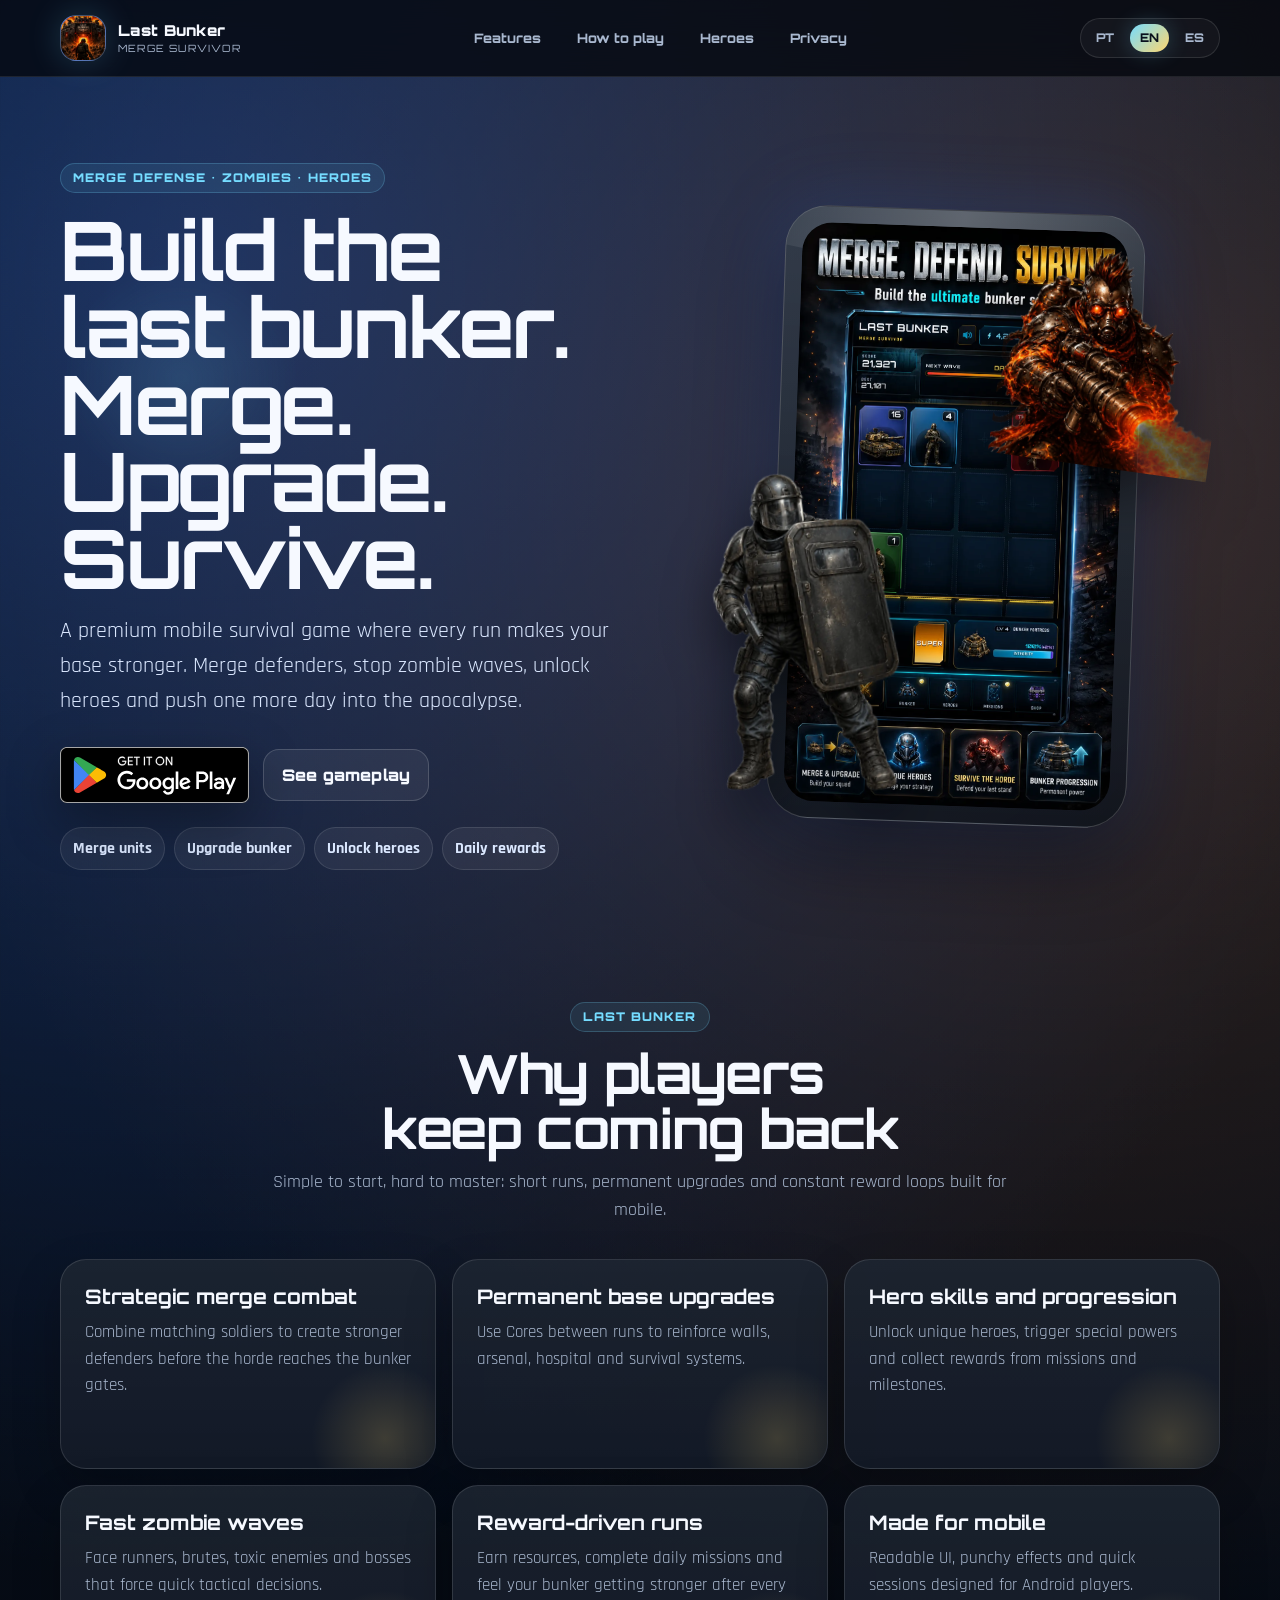
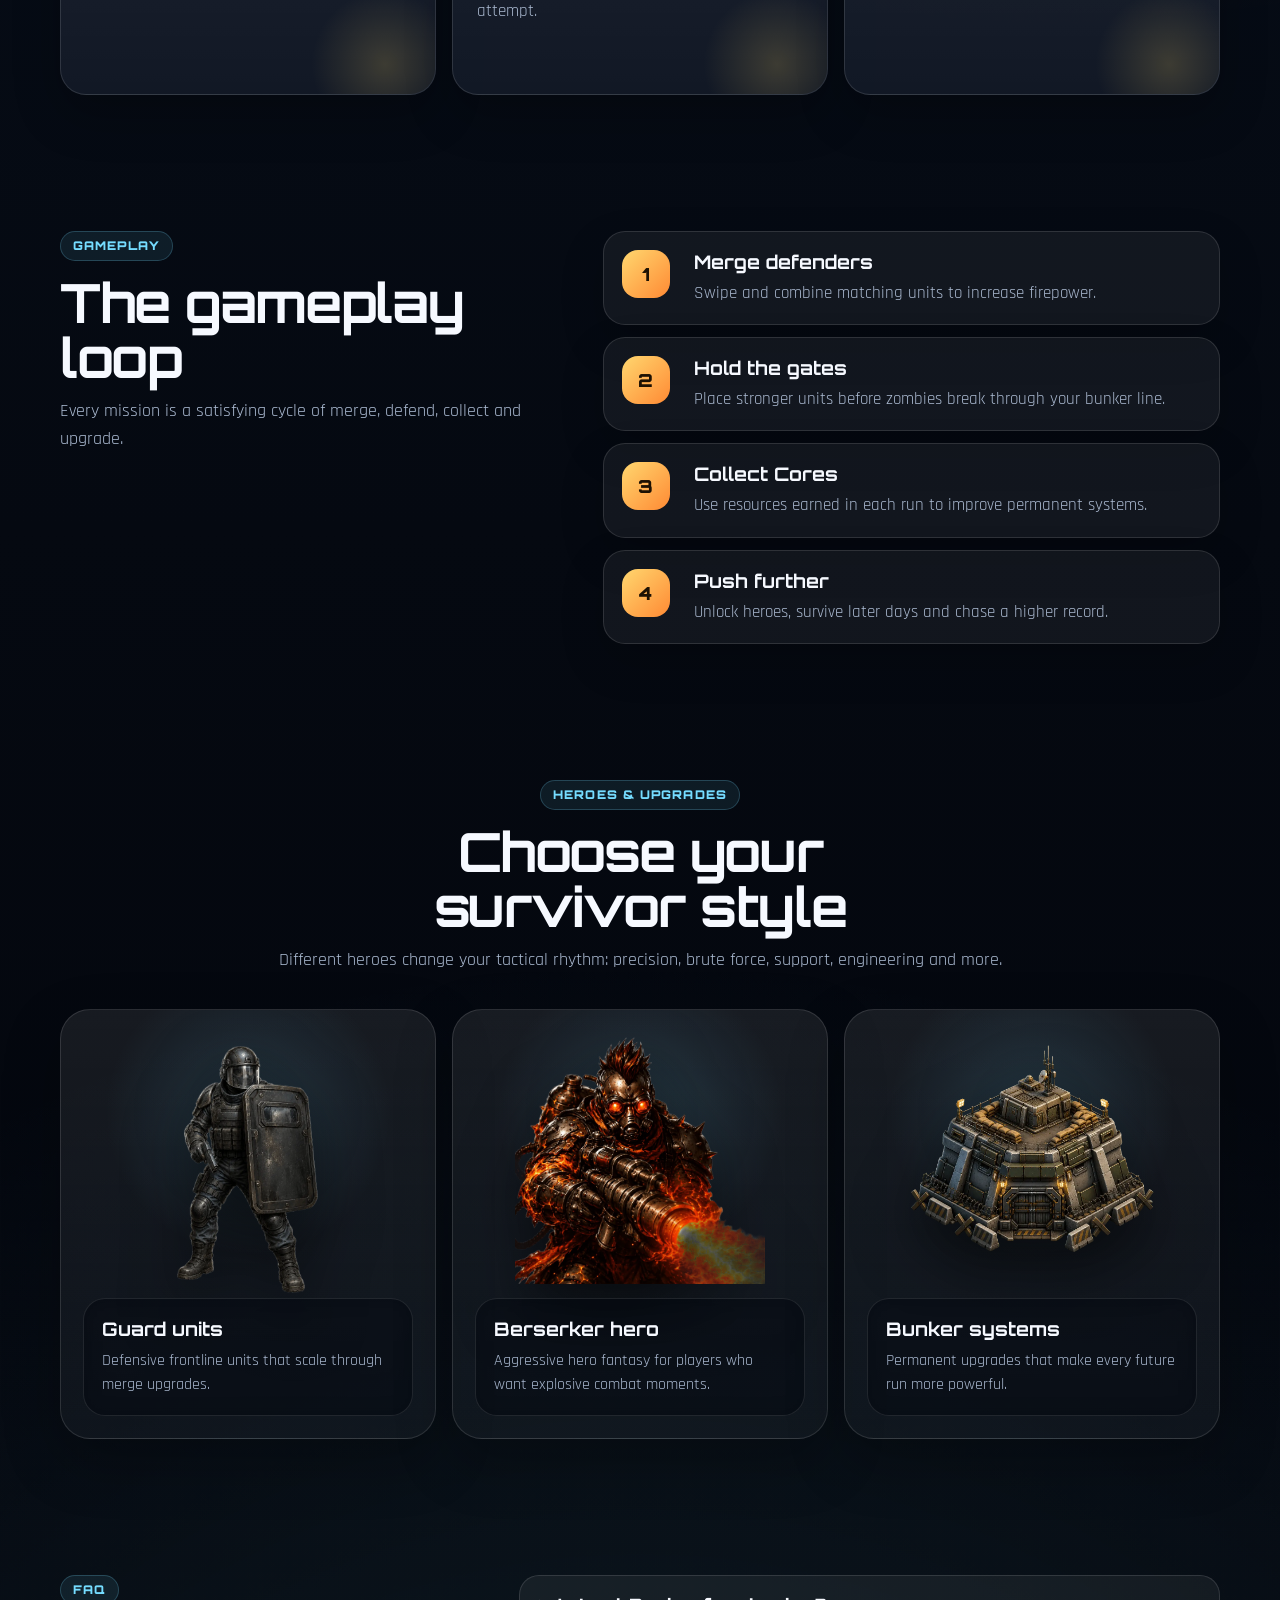
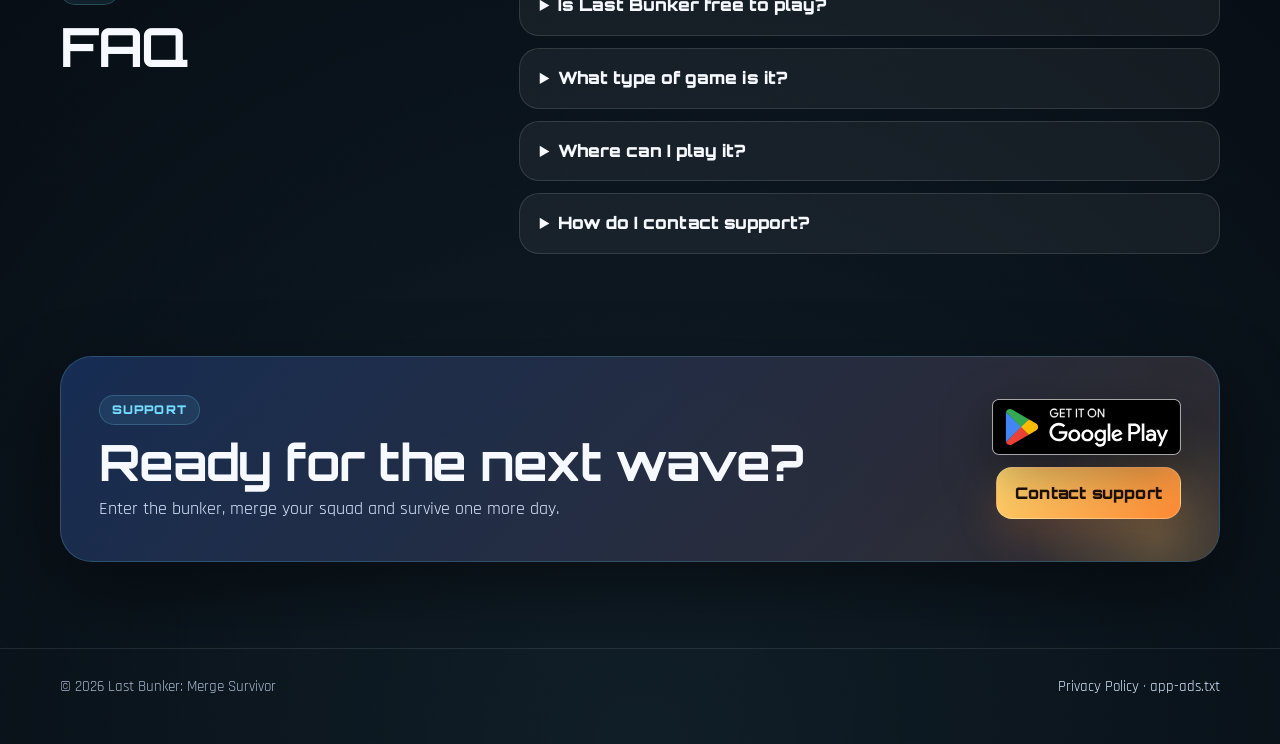
<file: index.html>
<!doctype html>
<html lang="en">
<head>
  <meta charset="utf-8" />
  <meta name="viewport" content="width=device-width, initial-scale=1" />
  <meta name="robots" content="index,follow,max-image-preview:large,max-snippet:-1,max-video-preview:-1" />
  <meta name="theme-color" content="#07111f" />
  <meta name="color-scheme" content="dark" />
  <link rel="preconnect" href="https://fonts.googleapis.com">
  <link rel="preconnect" href="https://fonts.gstatic.com" crossorigin>
  <link href="https://fonts.googleapis.com/css2?family=Orbitron:wght@500;700;900&family=Rajdhani:wght@400;500;600;700&display=swap" rel="stylesheet">
  <link rel="apple-touch-icon" sizes="180x180" href="/assets/favicon/apple-touch-icon.png" />
  <link rel="icon" type="image/png" sizes="32x32" href="/assets/favicon/favicon-32x32.png" />
  <link rel="icon" type="image/png" sizes="16x16" href="/assets/favicon/favicon-16x16.png" />
  <link rel="manifest" href="/assets/favicon/site.webmanifest" />
  <link rel="shortcut icon" href="/assets/favicon/favicon.ico" />
  <link rel="stylesheet" href="/styles/styles.css">
  <title>Last Bunker: Merge Survivor — Zombie Merge Defense Game</title>
  <meta name="description" content="Play Last Bunker: Merge Survivor, a mobile zombie merge defense game. Merge soldiers, upgrade your bunker, unlock heroes and survive wave after wave." />
  <meta name="keywords" content="Last Bunker, merge survivor, zombie game, bunker defense, merge defense, tower defense, mobile game, Android game" />
  <link rel="canonical" href="https://last-bunker-privacy.vercel.app/" />
  <link rel="alternate" href="https://last-bunker-privacy.vercel.app/" hreflang="en" />
  <link rel="alternate" href="https://last-bunker-privacy.vercel.app/pt" hreflang="pt-BR" />
  <link rel="alternate" href="https://last-bunker-privacy.vercel.app/es" hreflang="es" />
  <link rel="alternate" href="https://last-bunker-privacy.vercel.app/" hreflang="x-default" />
  <meta property="og:site_name" content="Last Bunker: Merge Survivor" />
  <meta property="og:title" content="Last Bunker: Merge Survivor — Zombie Merge Defense Game" />
  <meta property="og:description" content="A fast mobile merge-defense game: build the bunker, merge defenders and survive zombie hordes." />
  <meta property="og:type" content="website" />
  <meta property="og:url" content="https://last-bunker-privacy.vercel.app/" />
  <meta property="og:image" content="https://last-bunker-privacy.vercel.app/assets/og-image.webp" />
  <meta property="og:image:width" content="1200" />
  <meta property="og:image:height" content="630" />
  <meta name="twitter:card" content="summary_large_image" />
  <meta name="twitter:title" content="Last Bunker: Merge Survivor — Zombie Merge Defense Game" />
  <meta name="twitter:description" content="A fast mobile merge-defense game: build the bunker, merge defenders and survive zombie hordes." />
  <meta name="twitter:image" content="https://last-bunker-privacy.vercel.app/assets/og-image.webp" />
  <script type="application/ld+json">{"@context":"https://schema.org","@graph":[{"@type":"VideoGame","name":"Last Bunker: Merge Survivor","url":"https://last-bunker-privacy.vercel.app/","image":"https://last-bunker-privacy.vercel.app/assets/og-image.webp","applicationCategory":"GameApplication","operatingSystem":"Android","genre":["Merge","Tower defense","Zombie survival","Strategy"],"description":"Play Last Bunker: Merge Survivor, a mobile zombie merge defense game. Merge soldiers, upgrade your bunker, unlock heroes and survive wave after wave.","offers":{"@type":"Offer","price":"0","priceCurrency":"USD"},"publisher":{"@type":"Person","name":"Vitor Sousa","email":"vitoramaromoraes@gmail.com"}},{"@type":"FAQPage","mainEntity":[{"@type":"Question","name":"Is Last Bunker free to play?","acceptedAnswer":{"@type":"Answer","text":"The game is designed as a free mobile game with optional rewards and in-app purchases."}},{"@type":"Question","name":"What type of game is it?","acceptedAnswer":{"@type":"Answer","text":"It mixes merge puzzle mechanics, tower defense, zombie survival and permanent progression."}},{"@type":"Question","name":"Where can I play it?","acceptedAnswer":{"@type":"Answer","text":"The Android version is linked through Google Play. Store availability can vary by country."}},{"@type":"Question","name":"How do I contact support?","acceptedAnswer":{"@type":"Answer","text":"Use the developer email shown in the support section or the privacy policy page."}}]},{"@type":"WebSite","name":"Last Bunker: Merge Survivor","url":"https://last-bunker-privacy.vercel.app/"},{"@type":"Organization","name":"Last Bunker","url":"https://last-bunker-privacy.vercel.app/","email":"vitoramaromoraes@gmail.com","logo":"https://last-bunker-privacy.vercel.app/assets/ic_launcher-playstore.webp"}]}</script>
</head>
<body>
  <a class="skip-link" href="#main">Skip to content</a>
  <header class="site-header">
    <div class="wrap nav">
      <a class="brand" href="/" aria-label="Last Bunker home">
        <span class="brand-mark" aria-hidden="true"><img src="/assets/ic_launcher-playstore.webp" alt=""></span>
        <span><strong>Last Bunker</strong><small>Merge Survivor</small></span>
      </a>
      <nav class="nav-links" aria-label="Navigation">
        <a href="#features">Features</a>
        <a href="#how">How to play</a>
        <a href="#heroes">Heroes</a>
        <a href="/privacy/en">Privacy</a>
      </nav>
      <div class="lang-switcher" aria-label="Language selector">
        <button type="button" class="lang-btn " data-lang="pt">PT</button>
        <button type="button" class="lang-btn active" data-lang="en">EN</button>
        <button type="button" class="lang-btn " data-lang="es">ES</button>
      </div>
    </div>
  </header>

  <main id="main">
    <section class="hero section-hero">
      <div class="hero-orb hero-orb-a" aria-hidden="true"></div>
      <div class="hero-orb hero-orb-b" aria-hidden="true"></div>
      <div class="wrap hero-grid">
        <div class="hero-copy reveal">
          <span class="eyebrow">Merge Defense • Zombies • Heroes</span>
          <h1>Build the last bunker. Merge. Upgrade. Survive.</h1>
          <p class="hero-lead">A premium mobile survival game where every run makes your base stronger. Merge defenders, stop zombie waves, unlock heroes and push one more day into the apocalypse.</p>
          <div class="cta-row">
            <a class="store-badge pulse" href="https://play.google.com/store/apps/details?id=app.lastbunker" target="_blank" rel="noopener sponsored" aria-label="Play on Google Play">
              <img src="/assets/GetItOnGooglePlay_Badge_Web_color_English.svg" alt="Play on Google Play" width="646" height="192">
            </a>
            <a class="btn btn-ghost" href="#how">See gameplay</a>
          </div>
          <div class="proof-strip" aria-label="Gameplay highlights">
            <span>Merge units</span><span>Upgrade bunker</span><span>Unlock heroes</span><span>Daily rewards</span>
          </div>
        </div>
        <div class="hero-visual reveal">
          <div class="phone-card" aria-label="Game screenshot showing merge defense gameplay">
            <img src="/assets/screenshots/en.webp" alt="Game screenshot showing merge defense gameplay" fetchpriority="high" decoding="async">
          </div>
          <img class="floating-character floating-guard" src="/assets/guard.webp" alt="" aria-hidden="true" loading="eager" decoding="async">
          <img class="floating-character floating-berserker" src="/assets/berserker.webp" alt="" aria-hidden="true" loading="eager" decoding="async">
        </div>
      </div>
    </section>

    <section class="features premium-section" id="features">
      <div class="wrap">
        <div class="section-title reveal">
          <span class="kicker">Last Bunker</span>
          <h2>Why players keep coming back</h2>
          <p>Simple to start, hard to master: short runs, permanent upgrades and constant reward loops built for mobile.</p>
        </div>
        <div class="feature-grid">
          <article class="feature-card reveal">
            <span class="feature-glow" aria-hidden="true"></span>
            <h3>Strategic merge combat</h3>
            <p>Combine matching soldiers to create stronger defenders before the horde reaches the bunker gates.</p>
          </article>
          <article class="feature-card reveal">
            <span class="feature-glow" aria-hidden="true"></span>
            <h3>Permanent base upgrades</h3>
            <p>Use Cores between runs to reinforce walls, arsenal, hospital and survival systems.</p>
          </article>
          <article class="feature-card reveal">
            <span class="feature-glow" aria-hidden="true"></span>
            <h3>Hero skills and progression</h3>
            <p>Unlock unique heroes, trigger special powers and collect rewards from missions and milestones.</p>
          </article>
          <article class="feature-card reveal">
            <span class="feature-glow" aria-hidden="true"></span>
            <h3>Fast zombie waves</h3>
            <p>Face runners, brutes, toxic enemies and bosses that force quick tactical decisions.</p>
          </article>
          <article class="feature-card reveal">
            <span class="feature-glow" aria-hidden="true"></span>
            <h3>Reward-driven runs</h3>
            <p>Earn resources, complete daily missions and feel your bunker getting stronger after every attempt.</p>
          </article>
          <article class="feature-card reveal">
            <span class="feature-glow" aria-hidden="true"></span>
            <h3>Made for mobile</h3>
            <p>Readable UI, punchy effects and quick sessions designed for Android players.</p>
          </article>
        </div>
      </div>
    </section>

    <section class="how premium-section" id="how">
      <div class="wrap split-section">
        <div class="section-title left reveal">
          <span class="kicker">Gameplay</span>
          <h2>The gameplay loop</h2>
          <p>Every mission is a satisfying cycle of merge, defend, collect and upgrade.</p>
        </div>
        <div class="steps-grid">
          <article class="step-card reveal">
            <span>1</span>
            <div><h3>Merge defenders</h3><p>Swipe and combine matching units to increase firepower.</p></div>
          </article>
          <article class="step-card reveal">
            <span>2</span>
            <div><h3>Hold the gates</h3><p>Place stronger units before zombies break through your bunker line.</p></div>
          </article>
          <article class="step-card reveal">
            <span>3</span>
            <div><h3>Collect Cores</h3><p>Use resources earned in each run to improve permanent systems.</p></div>
          </article>
          <article class="step-card reveal">
            <span>4</span>
            <div><h3>Push further</h3><p>Unlock heroes, survive later days and chase a higher record.</p></div>
          </article>
        </div>
      </div>
    </section>

    <section class="heroes premium-section" id="heroes">
      <div class="wrap">
        <div class="section-title reveal">
          <span class="kicker">Heroes & Upgrades</span>
          <h2>Choose your survivor style</h2>
          <p>Different heroes change your tactical rhythm: precision, brute force, support, engineering and more.</p>
        </div>
        <div class="hero-mini-grid">
          <article class="hero-mini reveal">
            <img src="/assets/guard.webp" alt="Guard units" loading="lazy" decoding="async">
            <div><h3>Guard units</h3><p>Defensive frontline units that scale through merge upgrades.</p></div>
          </article>
          <article class="hero-mini reveal">
            <img src="/assets/berserker.webp" alt="Berserker hero" loading="lazy" decoding="async">
            <div><h3>Berserker hero</h3><p>Aggressive hero fantasy for players who want explosive combat moments.</p></div>
          </article>
          <article class="hero-mini reveal">
            <img src="/assets/bunker_level_2.webp" alt="Bunker systems" loading="lazy" decoding="async">
            <div><h3>Bunker systems</h3><p>Permanent upgrades that make every future run more powerful.</p></div>
          </article>
        </div>
      </div>
    </section>

    <section class="faq premium-section" id="faq">
      <div class="wrap faq-grid">
        <div class="section-title left reveal">
          <span class="kicker">FAQ</span>
          <h2>FAQ</h2>
        </div>
        <div class="faq-list">
          <details class="faq-item reveal"><summary>Is Last Bunker free to play?</summary><p>The game is designed as a free mobile game with optional rewards and in-app purchases.</p></details>
          <details class="faq-item reveal"><summary>What type of game is it?</summary><p>It mixes merge puzzle mechanics, tower defense, zombie survival and permanent progression.</p></details>
          <details class="faq-item reveal"><summary>Where can I play it?</summary><p>The Android version is linked through Google Play. Store availability can vary by country.</p></details>
          <details class="faq-item reveal"><summary>How do I contact support?</summary><p>Use the developer email shown in the support section or the privacy policy page.</p></details>
        </div>
      </div>
    </section>

    <section class="final-cta" id="support">
      <div class="wrap">
        <div class="compliance-box reveal">
          <div>
            <span class="kicker">Support</span>
            <h2>Ready for the next wave?</h2>
            <p>Enter the bunker, merge your squad and survive one more day.</p>
          </div>
          <div class="cta-column">
            <a class="store-badge" href="https://play.google.com/store/apps/details?id=app.lastbunker" target="_blank" rel="noopener sponsored" aria-label="Play on Google Play">
              <img src="/assets/GetItOnGooglePlay_Badge_Web_color_English.svg" alt="Play on Google Play" width="646" height="192" loading="lazy">
            </a>
            <a class="btn btn-primary" href="mailto:vitoramaromoraes@gmail.com">Contact support</a>
          </div>
        </div>
      </div>
    </section>
  </main>

  <footer>
    <div class="wrap foot">
      <span>© <span id="year"></span> Last Bunker: Merge Survivor</span>
      <span><a href="/privacy/en">Privacy Policy</a> · <a href="/app-ads.txt">app-ads.txt</a></span>
    </div>
  </footer>
  <script src="/scripts/scripts.js" defer></script>
</body>
</html>
</file>
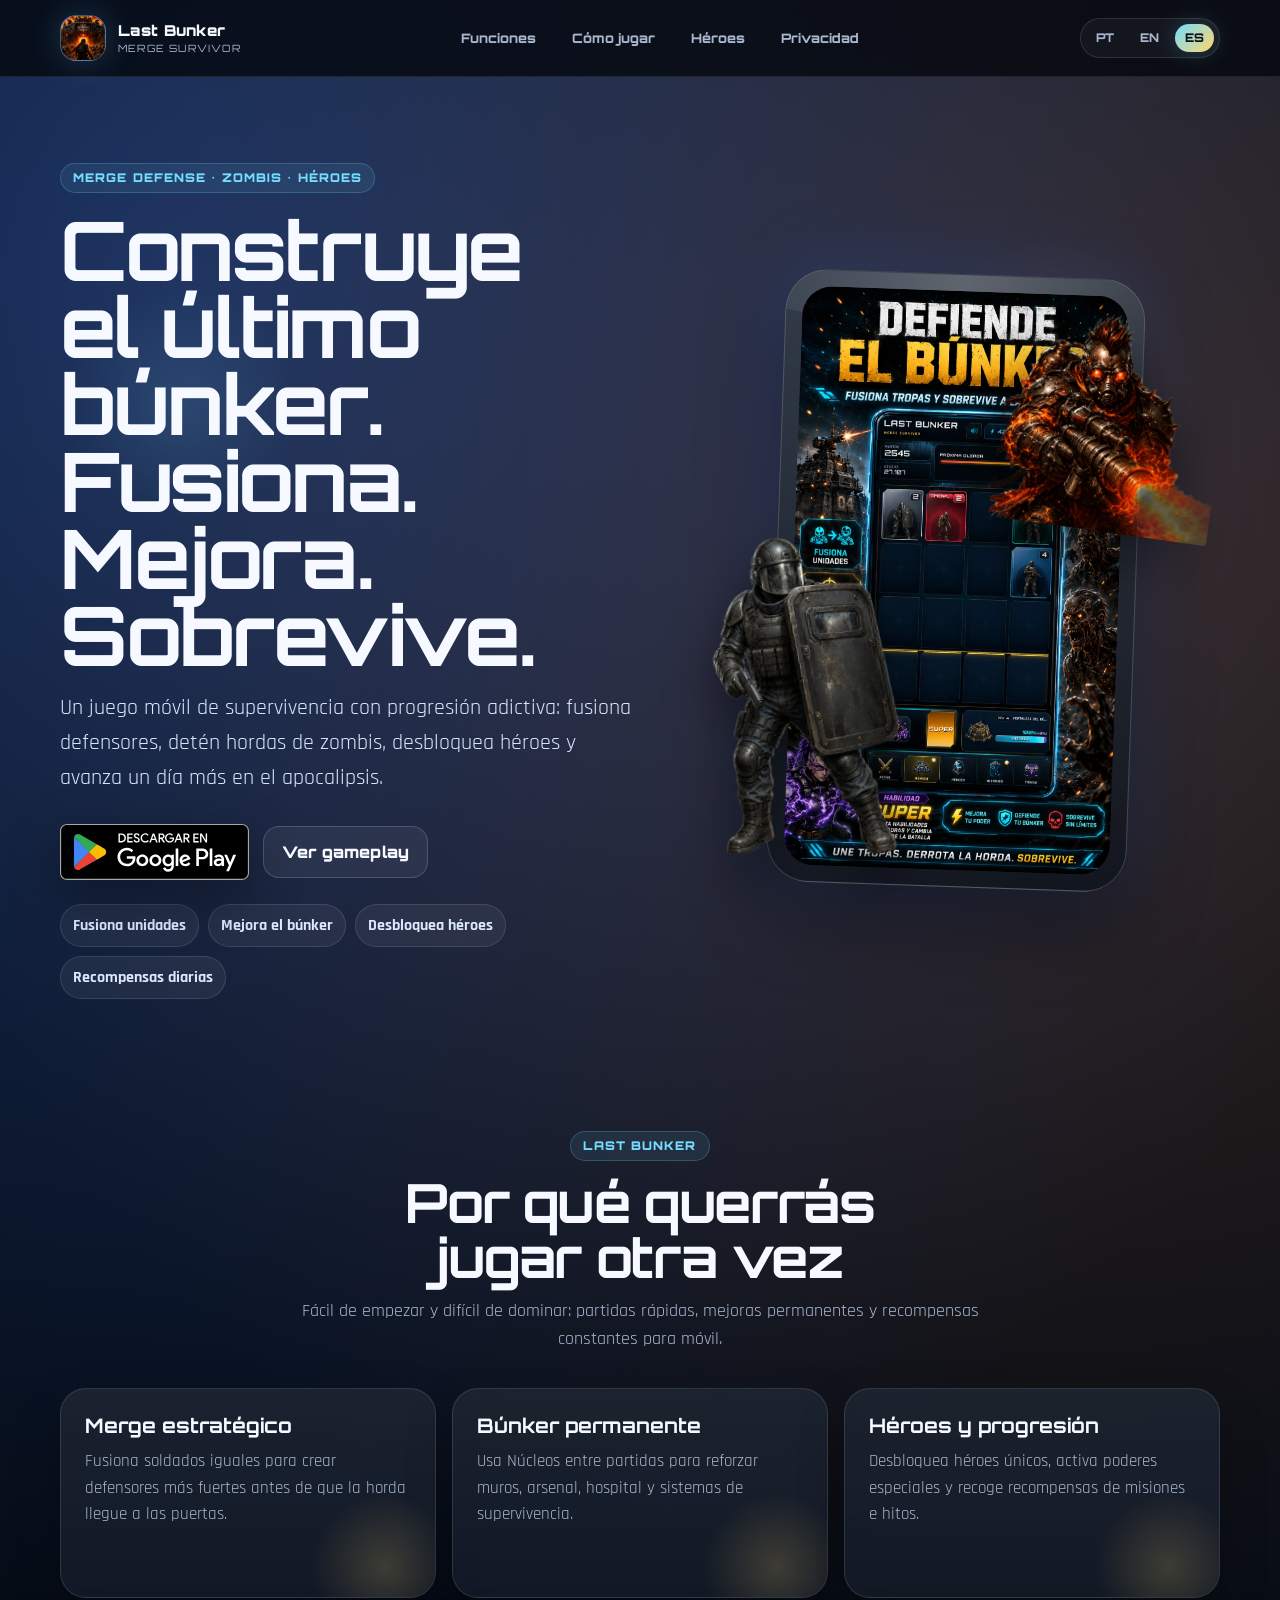
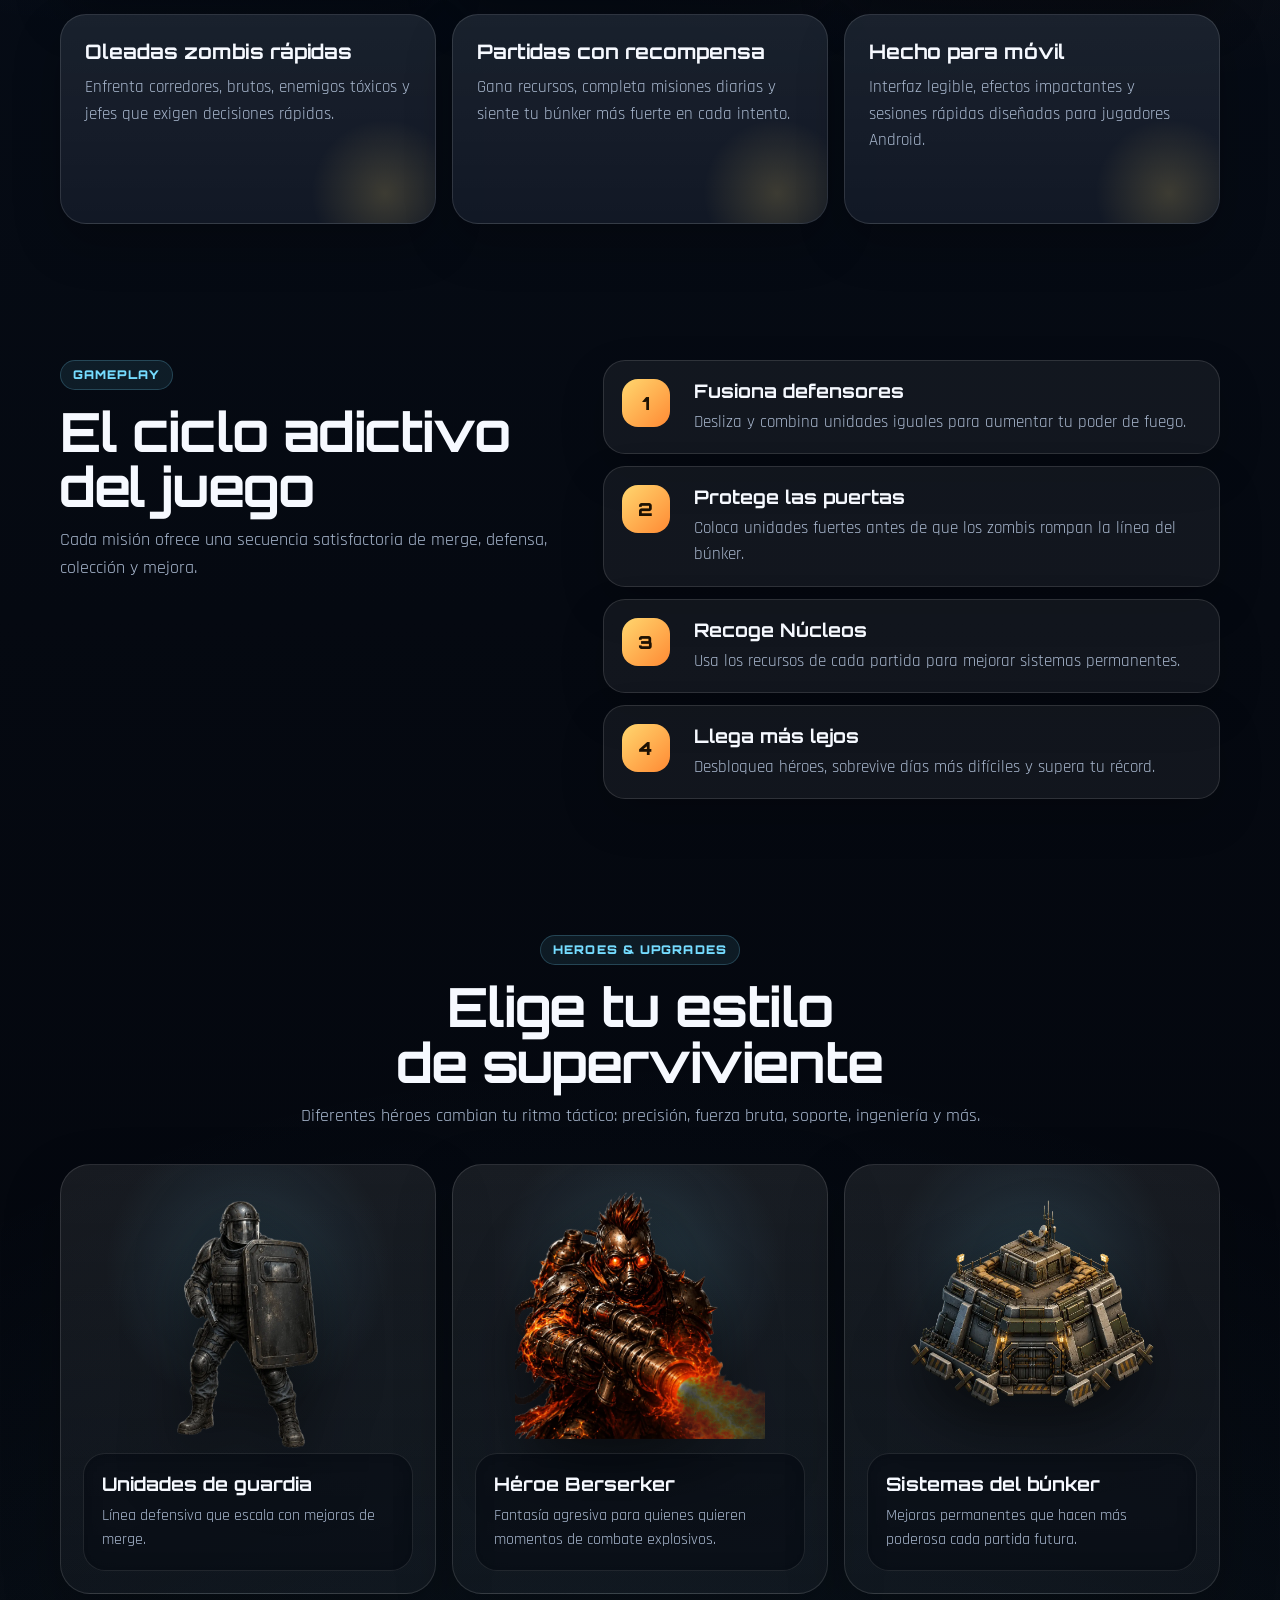
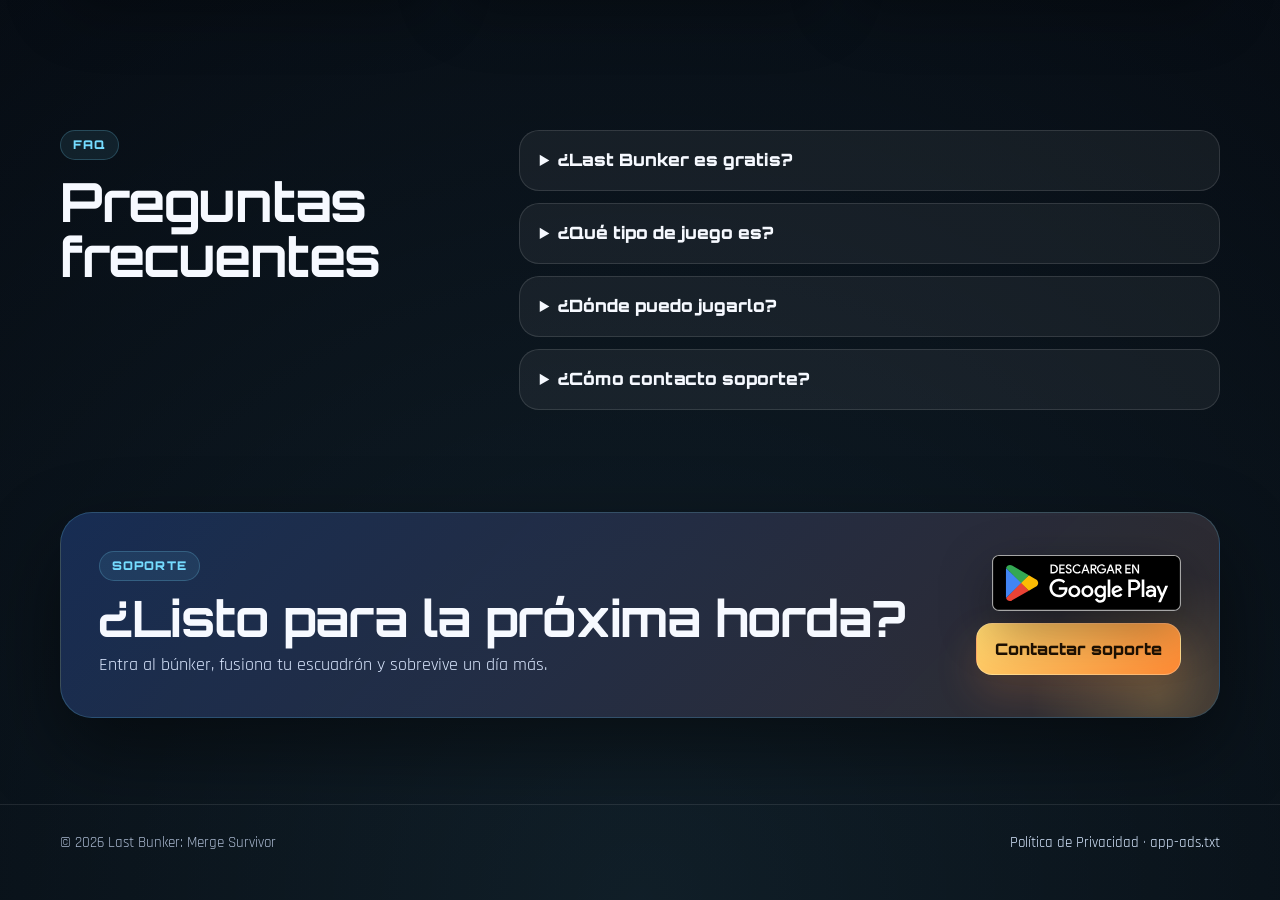
<file: es/index.html>
<!doctype html>
<html lang="es">
<head>
  <meta charset="utf-8" />
  <meta name="viewport" content="width=device-width, initial-scale=1" />
  <meta name="robots" content="index,follow,max-image-preview:large,max-snippet:-1,max-video-preview:-1" />
  <meta name="theme-color" content="#07111f" />
  <meta name="color-scheme" content="dark" />
  <link rel="preconnect" href="https://fonts.googleapis.com">
  <link rel="preconnect" href="https://fonts.gstatic.com" crossorigin>
  <link href="https://fonts.googleapis.com/css2?family=Orbitron:wght@500;700;900&family=Rajdhani:wght@400;500;600;700&display=swap" rel="stylesheet">
  <link rel="apple-touch-icon" sizes="180x180" href="/assets/favicon/apple-touch-icon.png" />
  <link rel="icon" type="image/png" sizes="32x32" href="/assets/favicon/favicon-32x32.png" />
  <link rel="icon" type="image/png" sizes="16x16" href="/assets/favicon/favicon-16x16.png" />
  <link rel="manifest" href="/assets/favicon/site.webmanifest" />
  <link rel="shortcut icon" href="/assets/favicon/favicon.ico" />
  <link rel="stylesheet" href="/styles/styles.css">
  <title>Last Bunker: Merge Survivor — Juego de Merge, Defensa y Zombis</title>
  <meta name="description" content="Juega Last Bunker: Merge Survivor, un juego móvil de merge, defensa de búnker y supervivencia zombi. Fusiona soldados, mejora héroes y sobrevive oleadas." />
  <meta name="keywords" content="Last Bunker, merge survivor, zombie game, bunker defense, merge defense, tower defense, mobile game, Android game" />
  <link rel="canonical" href="https://last-bunker-privacy.vercel.app/es" />
  <link rel="alternate" href="https://last-bunker-privacy.vercel.app/" hreflang="en" />
  <link rel="alternate" href="https://last-bunker-privacy.vercel.app/pt" hreflang="pt-BR" />
  <link rel="alternate" href="https://last-bunker-privacy.vercel.app/es" hreflang="es" />
  <link rel="alternate" href="https://last-bunker-privacy.vercel.app/" hreflang="x-default" />
  <meta property="og:site_name" content="Last Bunker: Merge Survivor" />
  <meta property="og:title" content="Last Bunker: Merge Survivor — Juego de Merge, Defensa y Zombis" />
  <meta property="og:description" content="Un juego móvil de merge y defensa: fortalece el búnker, fusiona defensores y sobrevive hordas zombis." />
  <meta property="og:type" content="website" />
  <meta property="og:url" content="https://last-bunker-privacy.vercel.app/es" />
  <meta property="og:image" content="https://last-bunker-privacy.vercel.app/assets/og-image.webp" />
  <meta property="og:image:width" content="1200" />
  <meta property="og:image:height" content="630" />
  <meta name="twitter:card" content="summary_large_image" />
  <meta name="twitter:title" content="Last Bunker: Merge Survivor — Juego de Merge, Defensa y Zombis" />
  <meta name="twitter:description" content="Un juego móvil de merge y defensa: fortalece el búnker, fusiona defensores y sobrevive hordas zombis." />
  <meta name="twitter:image" content="https://last-bunker-privacy.vercel.app/assets/og-image.webp" />
  <script type="application/ld+json">{"@context":"https://schema.org","@graph":[{"@type":"VideoGame","name":"Last Bunker: Merge Survivor","url":"https://last-bunker-privacy.vercel.app/es","image":"https://last-bunker-privacy.vercel.app/assets/og-image.webp","applicationCategory":"GameApplication","operatingSystem":"Android","genre":["Merge","Tower defense","Zombie survival","Strategy"],"description":"Juega Last Bunker: Merge Survivor, un juego móvil de merge, defensa de búnker y supervivencia zombi. Fusiona soldados, mejora héroes y sobrevive oleadas.","offers":{"@type":"Offer","price":"0","priceCurrency":"USD"},"publisher":{"@type":"Person","name":"Vitor Sousa","email":"vitoramaromoraes@gmail.com"}},{"@type":"FAQPage","mainEntity":[{"@type":"Question","name":"¿Last Bunker es gratis?","acceptedAnswer":{"@type":"Answer","text":"El juego está diseñado como un juego móvil gratuito con recompensas opcionales y compras dentro de la app."}},{"@type":"Question","name":"¿Qué tipo de juego es?","acceptedAnswer":{"@type":"Answer","text":"Mezcla mecánicas de merge puzzle, tower defense, supervivencia zombi y progresión permanente."}},{"@type":"Question","name":"¿Dónde puedo jugarlo?","acceptedAnswer":{"@type":"Answer","text":"La versión Android está enlazada a Google Play. La disponibilidad puede variar según el país."}},{"@type":"Question","name":"¿Cómo contacto soporte?","acceptedAnswer":{"@type":"Answer","text":"Usa el correo del desarrollador en la sección de soporte o en la política de privacidad."}}]},{"@type":"WebSite","name":"Last Bunker: Merge Survivor","url":"https://last-bunker-privacy.vercel.app/"},{"@type":"Organization","name":"Last Bunker","url":"https://last-bunker-privacy.vercel.app/","email":"vitoramaromoraes@gmail.com","logo":"https://last-bunker-privacy.vercel.app/assets/ic_launcher-playstore.webp"}]}</script>
</head>
<body>
  <a class="skip-link" href="#main">Skip to content</a>
  <header class="site-header">
    <div class="wrap nav">
      <a class="brand" href="/es" aria-label="Last Bunker home">
        <span class="brand-mark" aria-hidden="true"><img src="/assets/ic_launcher-playstore.webp" alt=""></span>
        <span><strong>Last Bunker</strong><small>Merge Survivor</small></span>
      </a>
      <nav class="nav-links" aria-label="Navigation">
        <a href="#features">Funciones</a>
        <a href="#how">Cómo jugar</a>
        <a href="#heroes">Héroes</a>
        <a href="/privacy/es">Privacidad</a>
      </nav>
      <div class="lang-switcher" aria-label="Language selector">
        <button type="button" class="lang-btn " data-lang="pt">PT</button>
        <button type="button" class="lang-btn " data-lang="en">EN</button>
        <button type="button" class="lang-btn active" data-lang="es">ES</button>
      </div>
    </div>
  </header>

  <main id="main">
    <section class="hero section-hero">
      <div class="hero-orb hero-orb-a" aria-hidden="true"></div>
      <div class="hero-orb hero-orb-b" aria-hidden="true"></div>
      <div class="wrap hero-grid">
        <div class="hero-copy reveal">
          <span class="eyebrow">Merge Defense • Zombis • Héroes</span>
          <h1>Construye el último búnker. Fusiona. Mejora. Sobrevive.</h1>
          <p class="hero-lead">Un juego móvil de supervivencia con progresión adictiva: fusiona defensores, detén hordas de zombis, desbloquea héroes y avanza un día más en el apocalipsis.</p>
          <div class="cta-row">
            <a class="store-badge pulse" href="https://play.google.com/store/apps/details?id=app.lastbunker" target="_blank" rel="noopener sponsored" aria-label="Jugar en Google Play">
              <img src="/assets/GetItOnGooglePlay_Badge_Web_color_Spanish-LATAM.svg" alt="Jugar en Google Play" width="646" height="192">
            </a>
            <a class="btn btn-ghost" href="#how">Ver gameplay</a>
          </div>
          <div class="proof-strip" aria-label="Gameplay highlights">
            <span>Fusiona unidades</span><span>Mejora el búnker</span><span>Desbloquea héroes</span><span>Recompensas diarias</span>
          </div>
        </div>
        <div class="hero-visual reveal">
          <div class="phone-card" aria-label="Captura del juego mostrando gameplay de merge y defensa">
            <img src="/assets/screenshots/es.webp" alt="Captura del juego mostrando gameplay de merge y defensa" fetchpriority="high" decoding="async">
          </div>
          <img class="floating-character floating-guard" src="/assets/guard.webp" alt="" aria-hidden="true" loading="eager" decoding="async">
          <img class="floating-character floating-berserker" src="/assets/berserker.webp" alt="" aria-hidden="true" loading="eager" decoding="async">
        </div>
      </div>
    </section>

    <section class="features premium-section" id="features">
      <div class="wrap">
        <div class="section-title reveal">
          <span class="kicker">Last Bunker</span>
          <h2>Por qué querrás jugar otra vez</h2>
          <p>Fácil de empezar y difícil de dominar: partidas rápidas, mejoras permanentes y recompensas constantes para móvil.</p>
        </div>
        <div class="feature-grid">
          <article class="feature-card reveal">
            <span class="feature-glow" aria-hidden="true"></span>
            <h3>Merge estratégico</h3>
            <p>Fusiona soldados iguales para crear defensores más fuertes antes de que la horda llegue a las puertas.</p>
          </article>
          <article class="feature-card reveal">
            <span class="feature-glow" aria-hidden="true"></span>
            <h3>Búnker permanente</h3>
            <p>Usa Núcleos entre partidas para reforzar muros, arsenal, hospital y sistemas de supervivencia.</p>
          </article>
          <article class="feature-card reveal">
            <span class="feature-glow" aria-hidden="true"></span>
            <h3>Héroes y progresión</h3>
            <p>Desbloquea héroes únicos, activa poderes especiales y recoge recompensas de misiones e hitos.</p>
          </article>
          <article class="feature-card reveal">
            <span class="feature-glow" aria-hidden="true"></span>
            <h3>Oleadas zombis rápidas</h3>
            <p>Enfrenta corredores, brutos, enemigos tóxicos y jefes que exigen decisiones rápidas.</p>
          </article>
          <article class="feature-card reveal">
            <span class="feature-glow" aria-hidden="true"></span>
            <h3>Partidas con recompensa</h3>
            <p>Gana recursos, completa misiones diarias y siente tu búnker más fuerte en cada intento.</p>
          </article>
          <article class="feature-card reveal">
            <span class="feature-glow" aria-hidden="true"></span>
            <h3>Hecho para móvil</h3>
            <p>Interfaz legible, efectos impactantes y sesiones rápidas diseñadas para jugadores Android.</p>
          </article>
        </div>
      </div>
    </section>

    <section class="how premium-section" id="how">
      <div class="wrap split-section">
        <div class="section-title left reveal">
          <span class="kicker">Gameplay</span>
          <h2>El ciclo adictivo del juego</h2>
          <p>Cada misión ofrece una secuencia satisfactoria de merge, defensa, colección y mejora.</p>
        </div>
        <div class="steps-grid">
          <article class="step-card reveal">
            <span>1</span>
            <div><h3>Fusiona defensores</h3><p>Desliza y combina unidades iguales para aumentar tu poder de fuego.</p></div>
          </article>
          <article class="step-card reveal">
            <span>2</span>
            <div><h3>Protege las puertas</h3><p>Coloca unidades fuertes antes de que los zombis rompan la línea del búnker.</p></div>
          </article>
          <article class="step-card reveal">
            <span>3</span>
            <div><h3>Recoge Núcleos</h3><p>Usa los recursos de cada partida para mejorar sistemas permanentes.</p></div>
          </article>
          <article class="step-card reveal">
            <span>4</span>
            <div><h3>Llega más lejos</h3><p>Desbloquea héroes, sobrevive días más difíciles y supera tu récord.</p></div>
          </article>
        </div>
      </div>
    </section>

    <section class="heroes premium-section" id="heroes">
      <div class="wrap">
        <div class="section-title reveal">
          <span class="kicker">Heroes & Upgrades</span>
          <h2>Elige tu estilo de superviviente</h2>
          <p>Diferentes héroes cambian tu ritmo táctico: precisión, fuerza bruta, soporte, ingeniería y más.</p>
        </div>
        <div class="hero-mini-grid">
          <article class="hero-mini reveal">
            <img src="/assets/guard.webp" alt="Unidades de guardia" loading="lazy" decoding="async">
            <div><h3>Unidades de guardia</h3><p>Línea defensiva que escala con mejoras de merge.</p></div>
          </article>
          <article class="hero-mini reveal">
            <img src="/assets/berserker.webp" alt="Héroe Berserker" loading="lazy" decoding="async">
            <div><h3>Héroe Berserker</h3><p>Fantasía agresiva para quienes quieren momentos de combate explosivos.</p></div>
          </article>
          <article class="hero-mini reveal">
            <img src="/assets/bunker_level_2.webp" alt="Sistemas del búnker" loading="lazy" decoding="async">
            <div><h3>Sistemas del búnker</h3><p>Mejoras permanentes que hacen más poderosa cada partida futura.</p></div>
          </article>
        </div>
      </div>
    </section>

    <section class="faq premium-section" id="faq">
      <div class="wrap faq-grid">
        <div class="section-title left reveal">
          <span class="kicker">FAQ</span>
          <h2>Preguntas frecuentes</h2>
        </div>
        <div class="faq-list">
          <details class="faq-item reveal"><summary>¿Last Bunker es gratis?</summary><p>El juego está diseñado como un juego móvil gratuito con recompensas opcionales y compras dentro de la app.</p></details>
          <details class="faq-item reveal"><summary>¿Qué tipo de juego es?</summary><p>Mezcla mecánicas de merge puzzle, tower defense, supervivencia zombi y progresión permanente.</p></details>
          <details class="faq-item reveal"><summary>¿Dónde puedo jugarlo?</summary><p>La versión Android está enlazada a Google Play. La disponibilidad puede variar según el país.</p></details>
          <details class="faq-item reveal"><summary>¿Cómo contacto soporte?</summary><p>Usa el correo del desarrollador en la sección de soporte o en la política de privacidad.</p></details>
        </div>
      </div>
    </section>

    <section class="final-cta" id="support">
      <div class="wrap">
        <div class="compliance-box reveal">
          <div>
            <span class="kicker">Soporte</span>
            <h2>¿Listo para la próxima horda?</h2>
            <p>Entra al búnker, fusiona tu escuadrón y sobrevive un día más.</p>
          </div>
          <div class="cta-column">
            <a class="store-badge" href="https://play.google.com/store/apps/details?id=app.lastbunker" target="_blank" rel="noopener sponsored" aria-label="Jugar en Google Play">
              <img src="/assets/GetItOnGooglePlay_Badge_Web_color_Spanish-LATAM.svg" alt="Jugar en Google Play" width="646" height="192" loading="lazy">
            </a>
            <a class="btn btn-primary" href="mailto:vitoramaromoraes@gmail.com">Contactar soporte</a>
          </div>
        </div>
      </div>
    </section>
  </main>

  <footer>
    <div class="wrap foot">
      <span>© <span id="year"></span> Last Bunker: Merge Survivor</span>
      <span><a href="/privacy/es">Política de Privacidad</a> · <a href="/app-ads.txt">app-ads.txt</a></span>
    </div>
  </footer>
  <script src="/scripts/scripts.js" defer></script>
</body>
</html>
</file>
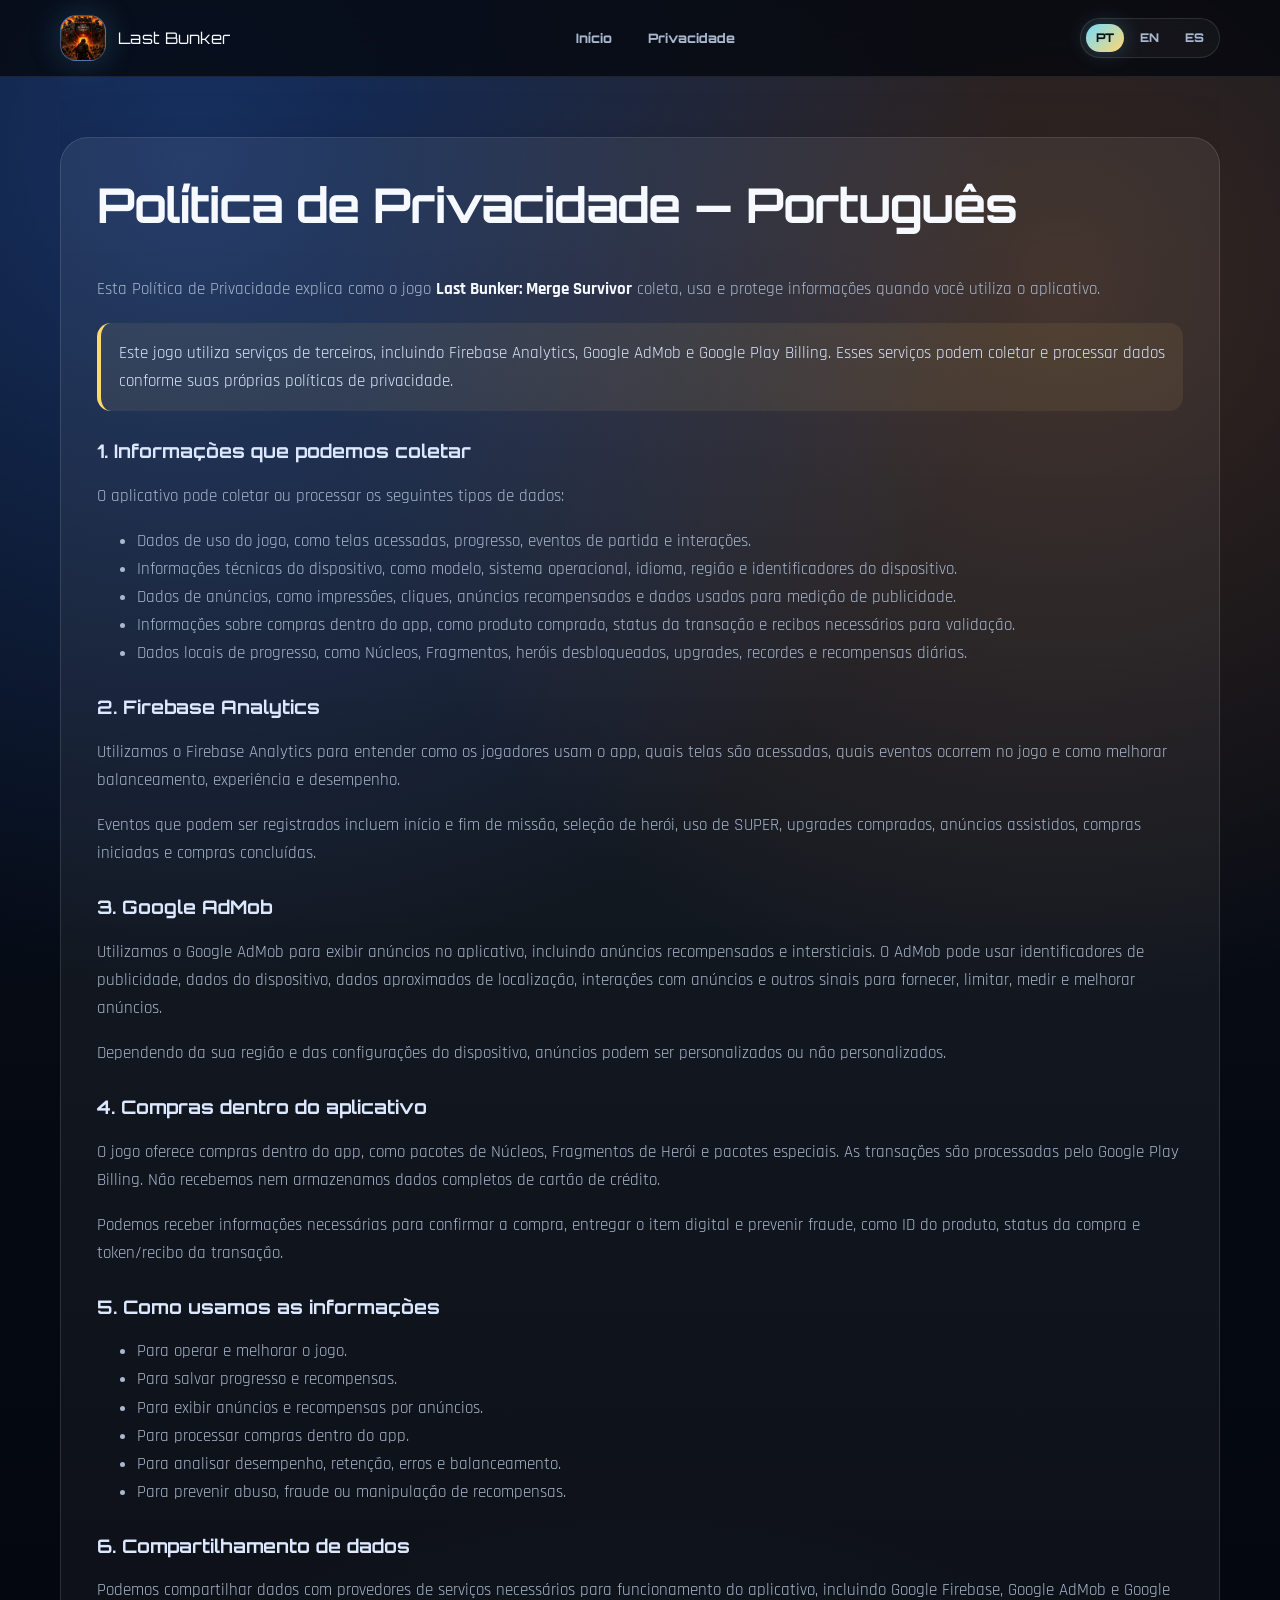
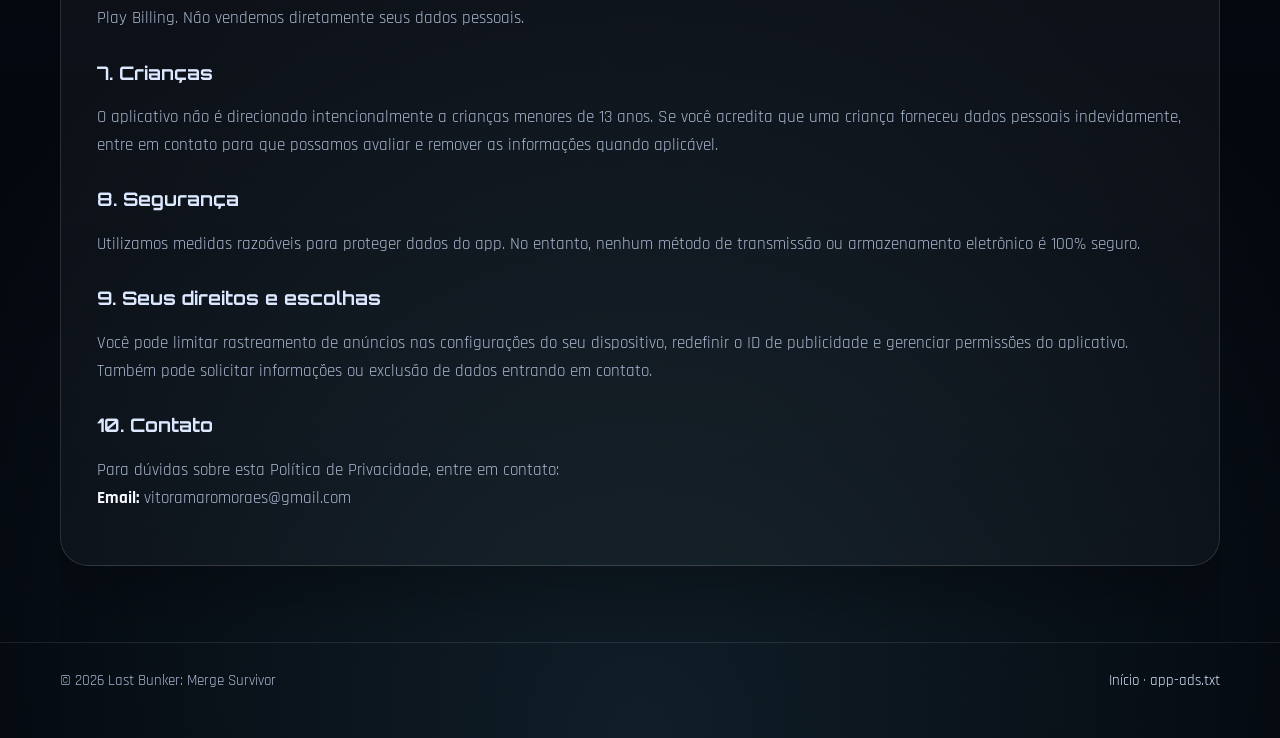
<file: privacy/index.html>
<!DOCTYPE html>
<html lang="pt-BR">
<head>
  <meta charset="UTF-8" />
  <meta name="viewport" content="width=device-width, initial-scale=1.0" />
  <title>Política de Privacidade | Last Bunker</title>
  <meta name="description" content="Política de Privacidade do jogo Last Bunker: Merge Survivor em Português." />
  <meta name="robots" content="index,follow" />
  <meta property="og:title" content="Privacy Policy | Last Bunker" />
  <meta property="og:description" content="Privacy policy for Last Bunker: Merge Survivor." />
  <meta property="og:type" content="website" />
  <meta property="og:image" content="https://last-bunker-privacy.vercel.app/assets/og-image.webp" />
  <link rel="apple-touch-icon" sizes="180x180" href="/assets/favicon/apple-touch-icon.png" />
  <link rel="icon" type="image/png" sizes="32x32" href="/assets/favicon/favicon-32x32.png" />
  <link rel="icon" type="image/png" sizes="16x16" href="/assets/favicon/favicon-16x16.png" />
  <link rel="manifest" href="/assets/favicon/site.webmanifest" />
  <link rel="shortcut icon" href="/assets/favicon/favicon.ico" />
  <link rel="canonical" href="https://last-bunker-privacy.vercel.app/privacy" />
  <link rel="alternate" href="https://last-bunker-privacy.vercel.app/privacy/en" hreflang="en" />
  <link rel="alternate" href="https://last-bunker-privacy.vercel.app/privacy" hreflang="pt-BR" />
  <link rel="alternate" href="https://last-bunker-privacy.vercel.app/privacy/es" hreflang="es" />
  <link rel="alternate" href="https://last-bunker-privacy.vercel.app/privacy" hreflang="x-default" />
  <link rel="preconnect" href="https://fonts.googleapis.com">
  <link rel="preconnect" href="https://fonts.gstatic.com" crossorigin>
  <link href="https://fonts.googleapis.com/css2?family=Orbitron:wght@500;700;900&family=Rajdhani:wght@300;400;500;600;700&display=swap" rel="stylesheet">
  <link rel="stylesheet" href="/styles/styles.css">
</head>
<body>
  <header class="site-header">
    <div class="wrap nav">
      <a class="brand" href="/pt">
        <span class="brand-mark" aria-hidden="true">
          <img src="/assets/ic_launcher-playstore.webp" alt="Last Bunker logo">
        </span>
        <span>Last Bunker</span>
      </a>
      <nav class="nav-links" aria-label="Navegação">
        <a href="/pt">Início</a>
        <a href="/privacy">Privacidade</a>
      </nav>
      <div class="lang-switcher" aria-label="Seletor de idioma">
        <button type="button" class="lang-btn active" data-lang="pt">PT</button>
        <button type="button" class="lang-btn" data-lang="en">EN</button>
        <button type="button" class="lang-btn" data-lang="es">ES</button>
      </div>
    </div>
  </header>

  <main class="wrap">
    <section id="pt">
      <h2>Política de Privacidade — Português</h2>

      <p>
        Esta Política de Privacidade explica como o jogo <strong>Last Bunker: Merge Survivor</strong>
        coleta, usa e protege informações quando você utiliza o aplicativo.
      </p>

      <p class="notice">
        Este jogo utiliza serviços de terceiros, incluindo Firebase Analytics, Google AdMob e Google Play Billing.
        Esses serviços podem coletar e processar dados conforme suas próprias políticas de privacidade.
      </p>

      <h3>1. Informações que podemos coletar</h3>
      <p>O aplicativo pode coletar ou processar os seguintes tipos de dados:</p>
      <ul>
        <li>Dados de uso do jogo, como telas acessadas, progresso, eventos de partida e interações.</li>
        <li>Informações técnicas do dispositivo, como modelo, sistema operacional, idioma, região e identificadores do dispositivo.</li>
        <li>Dados de anúncios, como impressões, cliques, anúncios recompensados e dados usados para medição de publicidade.</li>
        <li>Informações sobre compras dentro do app, como produto comprado, status da transação e recibos necessários para validação.</li>
        <li>Dados locais de progresso, como Núcleos, Fragmentos, heróis desbloqueados, upgrades, recordes e recompensas diárias.</li>
      </ul>

      <h3>2. Firebase Analytics</h3>
      <p>
        Utilizamos o Firebase Analytics para entender como os jogadores usam o app, quais telas são acessadas,
        quais eventos ocorrem no jogo e como melhorar balanceamento, experiência e desempenho.
      </p>
      <p>
        Eventos que podem ser registrados incluem início e fim de missão, seleção de herói, uso de SUPER,
        upgrades comprados, anúncios assistidos, compras iniciadas e compras concluídas.
      </p>

      <h3>3. Google AdMob</h3>
      <p>
        Utilizamos o Google AdMob para exibir anúncios no aplicativo, incluindo anúncios recompensados e intersticiais.
        O AdMob pode usar identificadores de publicidade, dados do dispositivo, dados aproximados de localização,
        interações com anúncios e outros sinais para fornecer, limitar, medir e melhorar anúncios.
      </p>
      <p>
        Dependendo da sua região e das configurações do dispositivo, anúncios podem ser personalizados ou não personalizados.
      </p>

      <h3>4. Compras dentro do aplicativo</h3>
      <p>
        O jogo oferece compras dentro do app, como pacotes de Núcleos, Fragmentos de Herói e pacotes especiais.
        As transações são processadas pelo Google Play Billing. Não recebemos nem armazenamos dados completos de cartão de crédito.
      </p>
      <p>
        Podemos receber informações necessárias para confirmar a compra, entregar o item digital e prevenir fraude,
        como ID do produto, status da compra e token/recibo da transação.
      </p>

      <h3>5. Como usamos as informações</h3>
      <ul>
        <li>Para operar e melhorar o jogo.</li>
        <li>Para salvar progresso e recompensas.</li>
        <li>Para exibir anúncios e recompensas por anúncios.</li>
        <li>Para processar compras dentro do app.</li>
        <li>Para analisar desempenho, retenção, erros e balanceamento.</li>
        <li>Para prevenir abuso, fraude ou manipulação de recompensas.</li>
      </ul>

      <h3>6. Compartilhamento de dados</h3>
      <p>
        Podemos compartilhar dados com provedores de serviços necessários para funcionamento do aplicativo,
        incluindo Google Firebase, Google AdMob e Google Play Billing. Não vendemos diretamente seus dados pessoais.
      </p>

      <h3>7. Crianças</h3>
      <p>
        O aplicativo não é direcionado intencionalmente a crianças menores de 13 anos. Se você acredita que uma criança
        forneceu dados pessoais indevidamente, entre em contato para que possamos avaliar e remover as informações quando aplicável.
      </p>

      <h3>8. Segurança</h3>
      <p>
        Utilizamos medidas razoáveis para proteger dados do app. No entanto, nenhum método de transmissão ou armazenamento
        eletrônico é 100% seguro.
      </p>

      <h3>9. Seus direitos e escolhas</h3>
      <p>
        Você pode limitar rastreamento de anúncios nas configurações do seu dispositivo, redefinir o ID de publicidade
        e gerenciar permissões do aplicativo. Também pode solicitar informações ou exclusão de dados entrando em contato.
      </p>

      <h3>10. Contato</h3>
      <p>
        Para dúvidas sobre esta Política de Privacidade, entre em contato:
        <br />
        <strong>Email:</strong> <a href="mailto:vitoramaromoraes@gmail.com">vitoramaromoraes@gmail.com</a>
      </p>
    </section>
  </main>

  <footer>
    <div class="wrap footer-wrap">
      <span>© <span id="year"></span> Last Bunker: Merge Survivor</span>
      <span>
        <a href="/pt">Início</a> ·
        <a href="/app-ads.txt">app-ads.txt</a>
      </span>
    </div>
  </footer>

  <script src="/scripts/scripts.js"></script>
</body>
</html>
</file>
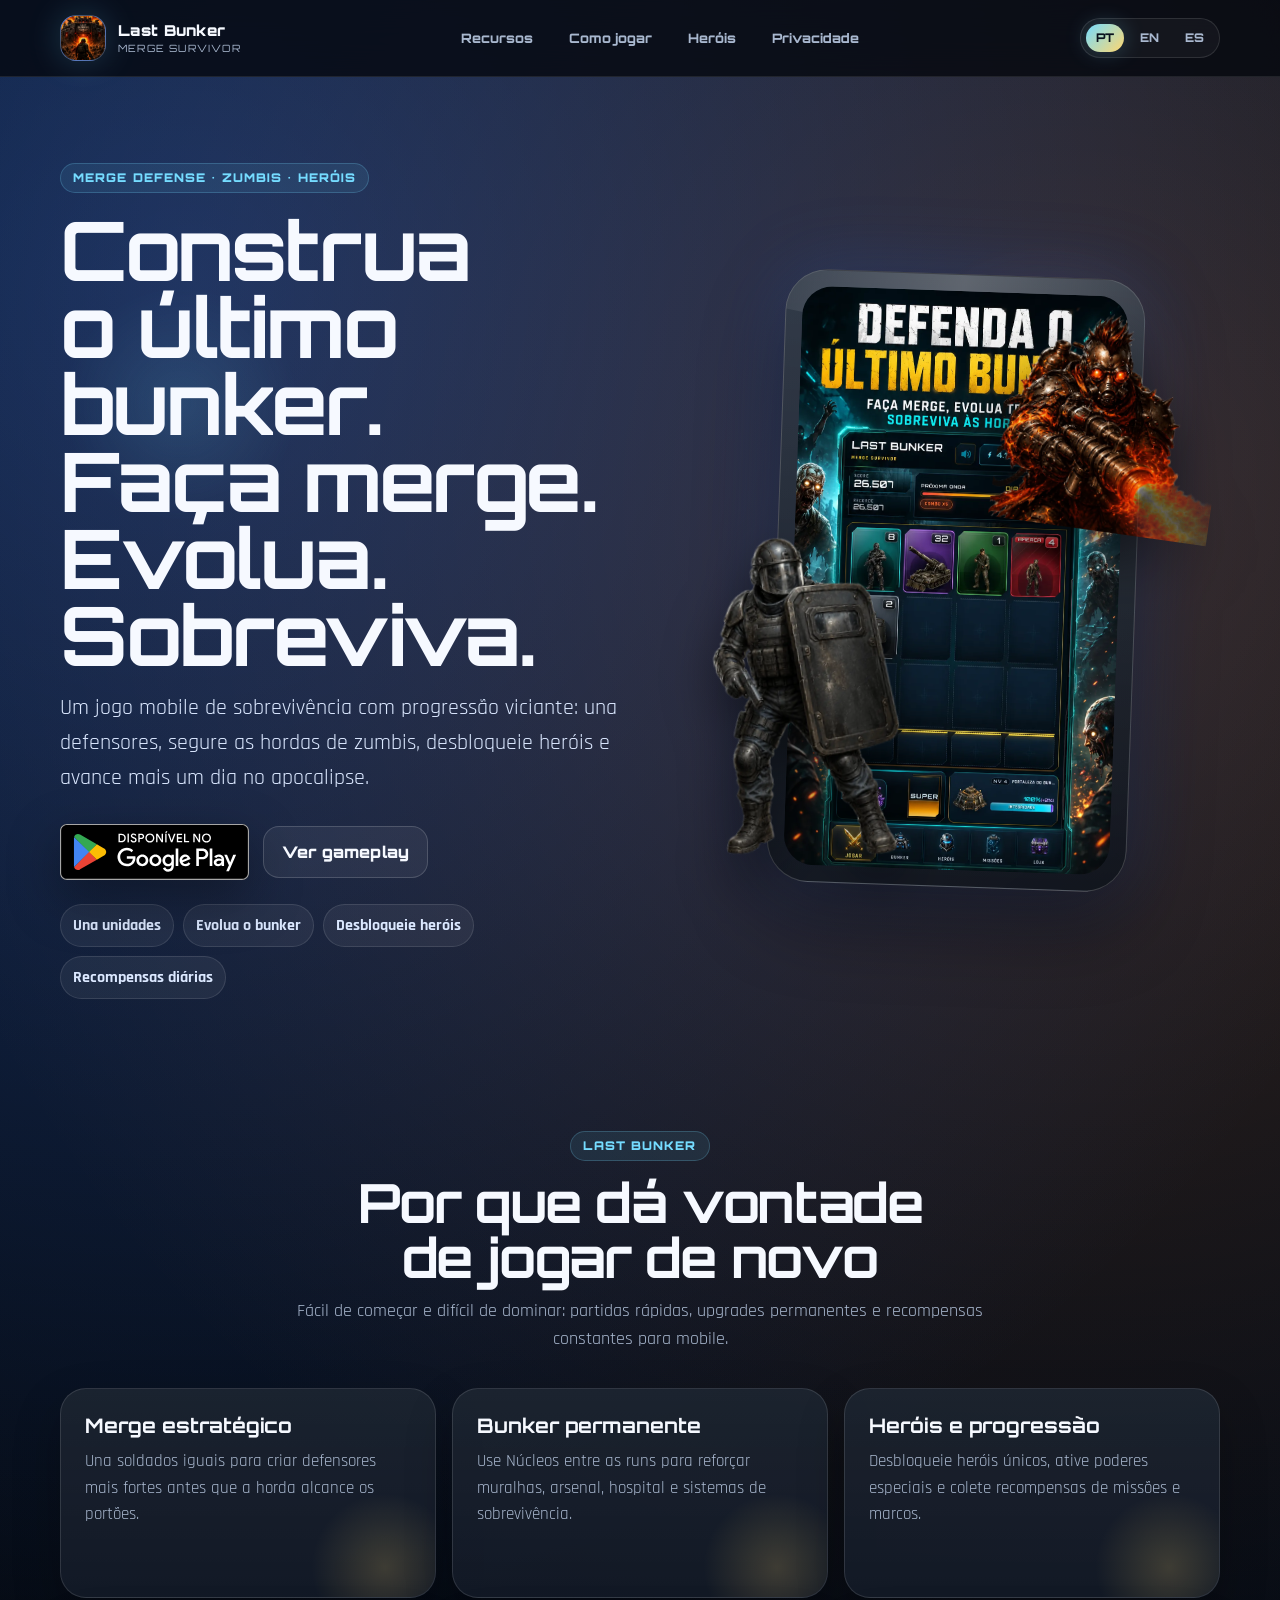
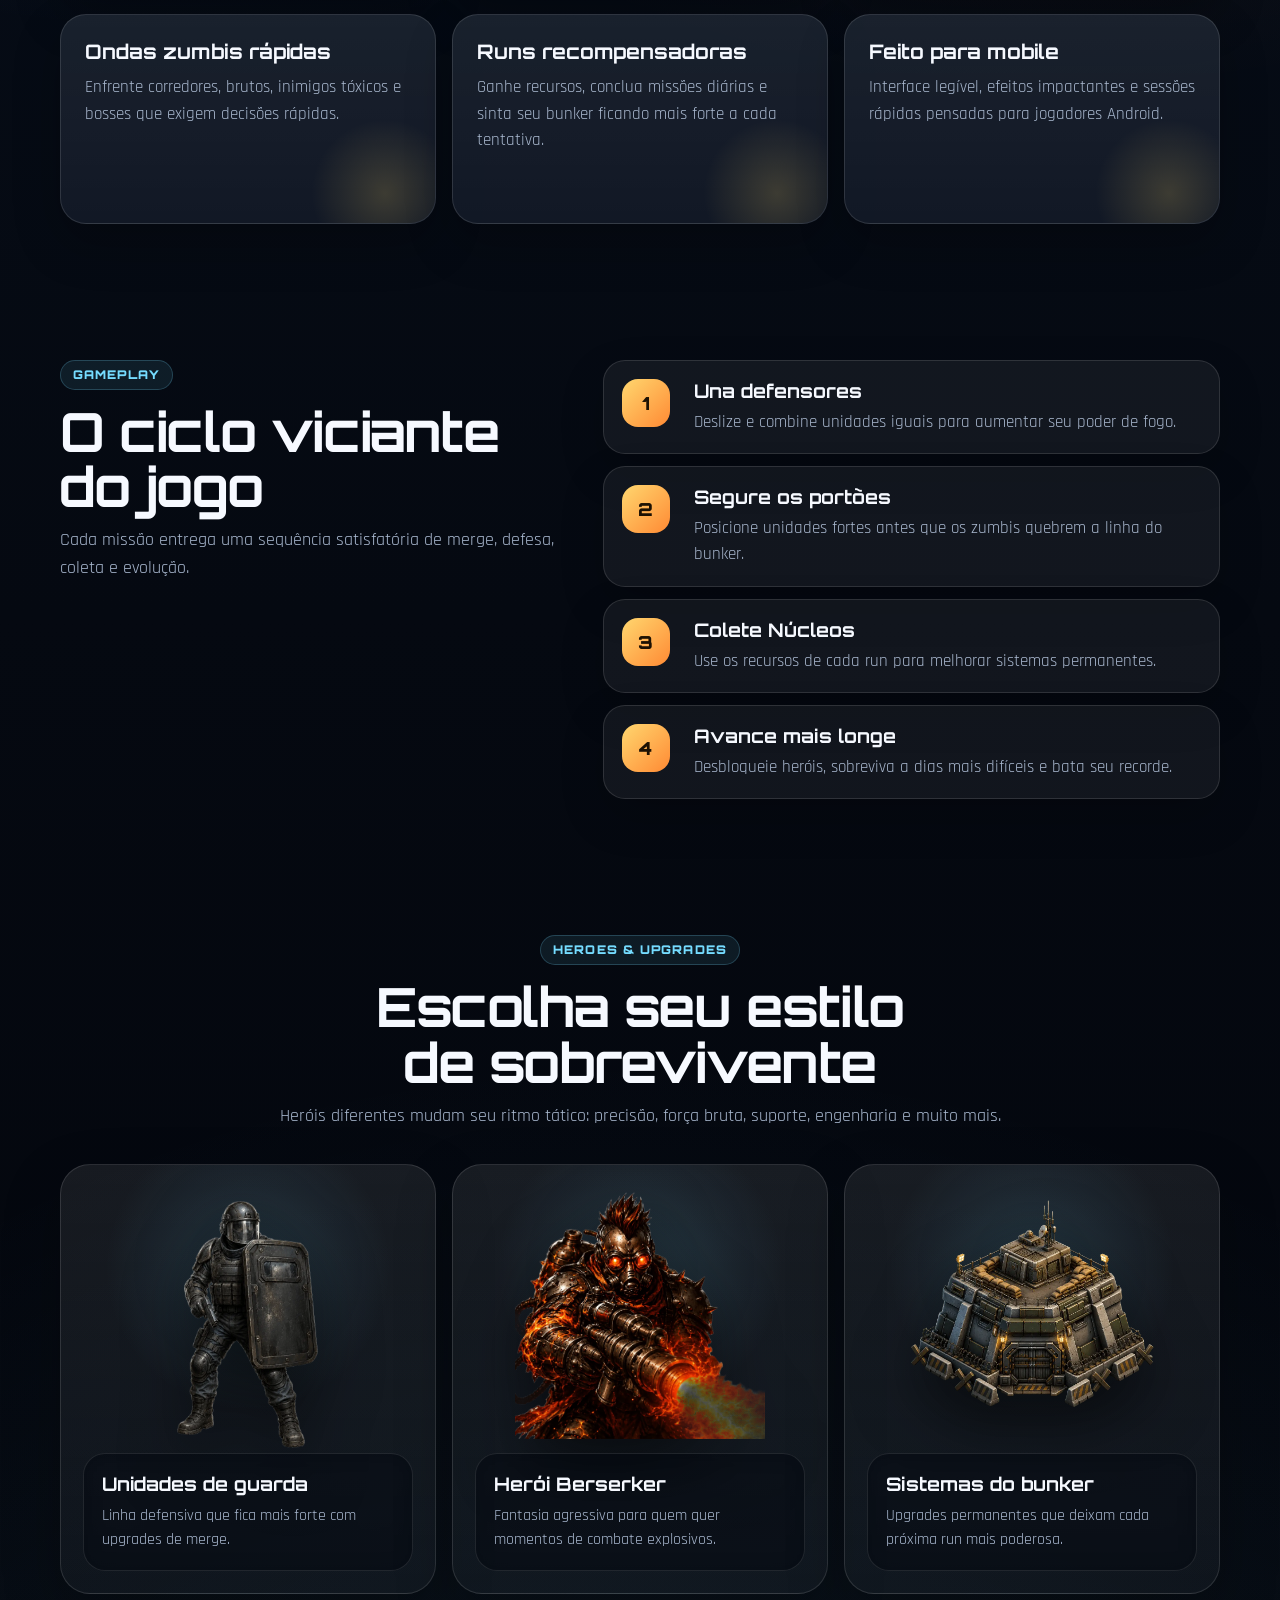
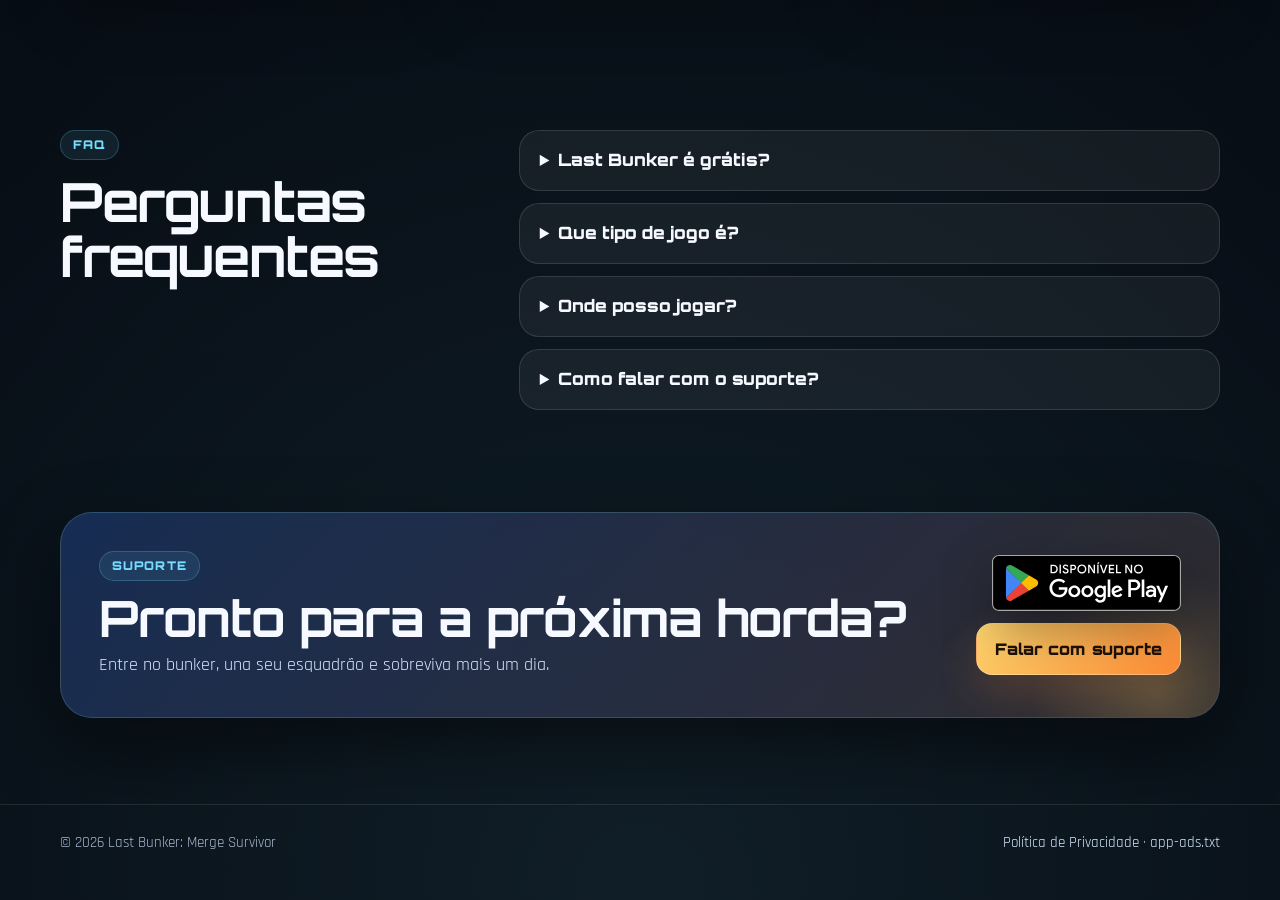
<file: pt/index.html>
<!doctype html>
<html lang="pt-BR">
<head>
  <meta charset="utf-8" />
  <meta name="viewport" content="width=device-width, initial-scale=1" />
  <meta name="robots" content="index,follow,max-image-preview:large,max-snippet:-1,max-video-preview:-1" />
  <meta name="theme-color" content="#07111f" />
  <meta name="color-scheme" content="dark" />
  <link rel="preconnect" href="https://fonts.googleapis.com">
  <link rel="preconnect" href="https://fonts.gstatic.com" crossorigin>
  <link href="https://fonts.googleapis.com/css2?family=Orbitron:wght@500;700;900&family=Rajdhani:wght@400;500;600;700&display=swap" rel="stylesheet">
  <link rel="apple-touch-icon" sizes="180x180" href="/assets/favicon/apple-touch-icon.png" />
  <link rel="icon" type="image/png" sizes="32x32" href="/assets/favicon/favicon-32x32.png" />
  <link rel="icon" type="image/png" sizes="16x16" href="/assets/favicon/favicon-16x16.png" />
  <link rel="manifest" href="/assets/favicon/site.webmanifest" />
  <link rel="shortcut icon" href="/assets/favicon/favicon.ico" />
  <link rel="stylesheet" href="/styles/styles.css">
  <title>Last Bunker: Merge Survivor — Jogo de Merge, Defesa e Zumbis</title>
  <meta name="description" content="Jogue Last Bunker: Merge Survivor, um jogo mobile de merge, defesa de bunker e sobrevivência zumbi. Una soldados, evolua heróis e sobreviva às hordas." />
  <meta name="keywords" content="Last Bunker, merge survivor, zombie game, bunker defense, merge defense, tower defense, mobile game, Android game" />
  <link rel="canonical" href="https://last-bunker-privacy.vercel.app/pt" />
  <link rel="alternate" href="https://last-bunker-privacy.vercel.app/" hreflang="en" />
  <link rel="alternate" href="https://last-bunker-privacy.vercel.app/pt" hreflang="pt-BR" />
  <link rel="alternate" href="https://last-bunker-privacy.vercel.app/es" hreflang="es" />
  <link rel="alternate" href="https://last-bunker-privacy.vercel.app/" hreflang="x-default" />
  <meta property="og:site_name" content="Last Bunker: Merge Survivor" />
  <meta property="og:title" content="Last Bunker: Merge Survivor — Jogo de Merge, Defesa e Zumbis" />
  <meta property="og:description" content="Um jogo mobile de merge e defesa: fortaleça o bunker, una defensores e sobreviva às hordas zumbi." />
  <meta property="og:type" content="website" />
  <meta property="og:url" content="https://last-bunker-privacy.vercel.app/pt" />
  <meta property="og:image" content="https://last-bunker-privacy.vercel.app/assets/og-image.webp" />
  <meta property="og:image:width" content="1200" />
  <meta property="og:image:height" content="630" />
  <meta name="twitter:card" content="summary_large_image" />
  <meta name="twitter:title" content="Last Bunker: Merge Survivor — Jogo de Merge, Defesa e Zumbis" />
  <meta name="twitter:description" content="Um jogo mobile de merge e defesa: fortaleça o bunker, una defensores e sobreviva às hordas zumbi." />
  <meta name="twitter:image" content="https://last-bunker-privacy.vercel.app/assets/og-image.webp" />
  <script type="application/ld+json">{"@context":"https://schema.org","@graph":[{"@type":"VideoGame","name":"Last Bunker: Merge Survivor","url":"https://last-bunker-privacy.vercel.app/pt","image":"https://last-bunker-privacy.vercel.app/assets/og-image.webp","applicationCategory":"GameApplication","operatingSystem":"Android","genre":["Merge","Tower defense","Zombie survival","Strategy"],"description":"Jogue Last Bunker: Merge Survivor, um jogo mobile de merge, defesa de bunker e sobrevivência zumbi. Una soldados, evolua heróis e sobreviva às hordas.","offers":{"@type":"Offer","price":"0","priceCurrency":"USD"},"publisher":{"@type":"Person","name":"Vitor Sousa","email":"vitoramaromoraes@gmail.com"}},{"@type":"FAQPage","mainEntity":[{"@type":"Question","name":"Last Bunker é grátis?","acceptedAnswer":{"@type":"Answer","text":"O jogo foi pensado como um jogo mobile gratuito com recompensas opcionais e compras dentro do app."}},{"@type":"Question","name":"Que tipo de jogo é?","acceptedAnswer":{"@type":"Answer","text":"Ele mistura mecânicas de merge puzzle, tower defense, sobrevivência zumbi e progressão permanente."}},{"@type":"Question","name":"Onde posso jogar?","acceptedAnswer":{"@type":"Answer","text":"A versão Android está linkada pelo Google Play. A disponibilidade pode variar por país."}},{"@type":"Question","name":"Como falar com o suporte?","acceptedAnswer":{"@type":"Answer","text":"Use o e-mail do desenvolvedor na seção de suporte ou na política de privacidade."}}]},{"@type":"WebSite","name":"Last Bunker: Merge Survivor","url":"https://last-bunker-privacy.vercel.app/"},{"@type":"Organization","name":"Last Bunker","url":"https://last-bunker-privacy.vercel.app/","email":"vitoramaromoraes@gmail.com","logo":"https://last-bunker-privacy.vercel.app/assets/ic_launcher-playstore.webp"}]}</script>
</head>
<body>
  <a class="skip-link" href="#main">Skip to content</a>
  <header class="site-header">
    <div class="wrap nav">
      <a class="brand" href="/pt" aria-label="Last Bunker home">
        <span class="brand-mark" aria-hidden="true"><img src="/assets/ic_launcher-playstore.webp" alt=""></span>
        <span><strong>Last Bunker</strong><small>Merge Survivor</small></span>
      </a>
      <nav class="nav-links" aria-label="Navigation">
        <a href="#features">Recursos</a>
        <a href="#how">Como jogar</a>
        <a href="#heroes">Heróis</a>
        <a href="/privacy">Privacidade</a>
      </nav>
      <div class="lang-switcher" aria-label="Language selector">
        <button type="button" class="lang-btn active" data-lang="pt">PT</button>
        <button type="button" class="lang-btn " data-lang="en">EN</button>
        <button type="button" class="lang-btn " data-lang="es">ES</button>
      </div>
    </div>
  </header>

  <main id="main">
    <section class="hero section-hero">
      <div class="hero-orb hero-orb-a" aria-hidden="true"></div>
      <div class="hero-orb hero-orb-b" aria-hidden="true"></div>
      <div class="wrap hero-grid">
        <div class="hero-copy reveal">
          <span class="eyebrow">Merge Defense • Zumbis • Heróis</span>
          <h1>Construa o último bunker. Faça merge. Evolua. Sobreviva.</h1>
          <p class="hero-lead">Um jogo mobile de sobrevivência com progressão viciante: una defensores, segure as hordas de zumbis, desbloqueie heróis e avance mais um dia no apocalipse.</p>
          <div class="cta-row">
            <a class="store-badge pulse" href="https://play.google.com/store/apps/details?id=app.lastbunker" target="_blank" rel="noopener sponsored" aria-label="Jogar no Google Play">
              <img src="/assets/GetItOnGooglePlay_Badge_Web_color_Portuguese-Brazil.svg" alt="Jogar no Google Play" width="646" height="192">
            </a>
            <a class="btn btn-ghost" href="#how">Ver gameplay</a>
          </div>
          <div class="proof-strip" aria-label="Gameplay highlights">
            <span>Una unidades</span><span>Evolua o bunker</span><span>Desbloqueie heróis</span><span>Recompensas diárias</span>
          </div>
        </div>
        <div class="hero-visual reveal">
          <div class="phone-card" aria-label="Captura do jogo mostrando gameplay de merge e defesa">
            <img src="/assets/screenshots/pt.webp" alt="Captura do jogo mostrando gameplay de merge e defesa" fetchpriority="high" decoding="async">
          </div>
          <img class="floating-character floating-guard" src="/assets/guard.webp" alt="" aria-hidden="true" loading="eager" decoding="async">
          <img class="floating-character floating-berserker" src="/assets/berserker.webp" alt="" aria-hidden="true" loading="eager" decoding="async">
        </div>
      </div>
    </section>

    <section class="features premium-section" id="features">
      <div class="wrap">
        <div class="section-title reveal">
          <span class="kicker">Last Bunker</span>
          <h2>Por que dá vontade de jogar de novo</h2>
          <p>Fácil de começar e difícil de dominar: partidas rápidas, upgrades permanentes e recompensas constantes para mobile.</p>
        </div>
        <div class="feature-grid">
          <article class="feature-card reveal">
            <span class="feature-glow" aria-hidden="true"></span>
            <h3>Merge estratégico</h3>
            <p>Una soldados iguais para criar defensores mais fortes antes que a horda alcance os portões.</p>
          </article>
          <article class="feature-card reveal">
            <span class="feature-glow" aria-hidden="true"></span>
            <h3>Bunker permanente</h3>
            <p>Use Núcleos entre as runs para reforçar muralhas, arsenal, hospital e sistemas de sobrevivência.</p>
          </article>
          <article class="feature-card reveal">
            <span class="feature-glow" aria-hidden="true"></span>
            <h3>Heróis e progressão</h3>
            <p>Desbloqueie heróis únicos, ative poderes especiais e colete recompensas de missões e marcos.</p>
          </article>
          <article class="feature-card reveal">
            <span class="feature-glow" aria-hidden="true"></span>
            <h3>Ondas zumbis rápidas</h3>
            <p>Enfrente corredores, brutos, inimigos tóxicos e bosses que exigem decisões rápidas.</p>
          </article>
          <article class="feature-card reveal">
            <span class="feature-glow" aria-hidden="true"></span>
            <h3>Runs recompensadoras</h3>
            <p>Ganhe recursos, conclua missões diárias e sinta seu bunker ficando mais forte a cada tentativa.</p>
          </article>
          <article class="feature-card reveal">
            <span class="feature-glow" aria-hidden="true"></span>
            <h3>Feito para mobile</h3>
            <p>Interface legível, efeitos impactantes e sessões rápidas pensadas para jogadores Android.</p>
          </article>
        </div>
      </div>
    </section>

    <section class="how premium-section" id="how">
      <div class="wrap split-section">
        <div class="section-title left reveal">
          <span class="kicker">Gameplay</span>
          <h2>O ciclo viciante do jogo</h2>
          <p>Cada missão entrega uma sequência satisfatória de merge, defesa, coleta e evolução.</p>
        </div>
        <div class="steps-grid">
          <article class="step-card reveal">
            <span>1</span>
            <div><h3>Una defensores</h3><p>Deslize e combine unidades iguais para aumentar seu poder de fogo.</p></div>
          </article>
          <article class="step-card reveal">
            <span>2</span>
            <div><h3>Segure os portões</h3><p>Posicione unidades fortes antes que os zumbis quebrem a linha do bunker.</p></div>
          </article>
          <article class="step-card reveal">
            <span>3</span>
            <div><h3>Colete Núcleos</h3><p>Use os recursos de cada run para melhorar sistemas permanentes.</p></div>
          </article>
          <article class="step-card reveal">
            <span>4</span>
            <div><h3>Avance mais longe</h3><p>Desbloqueie heróis, sobreviva a dias mais difíceis e bata seu recorde.</p></div>
          </article>
        </div>
      </div>
    </section>

    <section class="heroes premium-section" id="heroes">
      <div class="wrap">
        <div class="section-title reveal">
          <span class="kicker">Heroes & Upgrades</span>
          <h2>Escolha seu estilo de sobrevivente</h2>
          <p>Heróis diferentes mudam seu ritmo tático: precisão, força bruta, suporte, engenharia e muito mais.</p>
        </div>
        <div class="hero-mini-grid">
          <article class="hero-mini reveal">
            <img src="/assets/guard.webp" alt="Unidades de guarda" loading="lazy" decoding="async">
            <div><h3>Unidades de guarda</h3><p>Linha defensiva que fica mais forte com upgrades de merge.</p></div>
          </article>
          <article class="hero-mini reveal">
            <img src="/assets/berserker.webp" alt="Herói Berserker" loading="lazy" decoding="async">
            <div><h3>Herói Berserker</h3><p>Fantasia agressiva para quem quer momentos de combate explosivos.</p></div>
          </article>
          <article class="hero-mini reveal">
            <img src="/assets/bunker_level_2.webp" alt="Sistemas do bunker" loading="lazy" decoding="async">
            <div><h3>Sistemas do bunker</h3><p>Upgrades permanentes que deixam cada próxima run mais poderosa.</p></div>
          </article>
        </div>
      </div>
    </section>

    <section class="faq premium-section" id="faq">
      <div class="wrap faq-grid">
        <div class="section-title left reveal">
          <span class="kicker">FAQ</span>
          <h2>Perguntas frequentes</h2>
        </div>
        <div class="faq-list">
          <details class="faq-item reveal"><summary>Last Bunker é grátis?</summary><p>O jogo foi pensado como um jogo mobile gratuito com recompensas opcionais e compras dentro do app.</p></details>
          <details class="faq-item reveal"><summary>Que tipo de jogo é?</summary><p>Ele mistura mecânicas de merge puzzle, tower defense, sobrevivência zumbi e progressão permanente.</p></details>
          <details class="faq-item reveal"><summary>Onde posso jogar?</summary><p>A versão Android está linkada pelo Google Play. A disponibilidade pode variar por país.</p></details>
          <details class="faq-item reveal"><summary>Como falar com o suporte?</summary><p>Use o e-mail do desenvolvedor na seção de suporte ou na política de privacidade.</p></details>
        </div>
      </div>
    </section>

    <section class="final-cta" id="support">
      <div class="wrap">
        <div class="compliance-box reveal">
          <div>
            <span class="kicker">Suporte</span>
            <h2>Pronto para a próxima horda?</h2>
            <p>Entre no bunker, una seu esquadrão e sobreviva mais um dia.</p>
          </div>
          <div class="cta-column">
            <a class="store-badge" href="https://play.google.com/store/apps/details?id=app.lastbunker" target="_blank" rel="noopener sponsored" aria-label="Jogar no Google Play">
              <img src="/assets/GetItOnGooglePlay_Badge_Web_color_Portuguese-Brazil.svg" alt="Jogar no Google Play" width="646" height="192" loading="lazy">
            </a>
            <a class="btn btn-primary" href="mailto:vitoramaromoraes@gmail.com">Falar com suporte</a>
          </div>
        </div>
      </div>
    </section>
  </main>

  <footer>
    <div class="wrap foot">
      <span>© <span id="year"></span> Last Bunker: Merge Survivor</span>
      <span><a href="/privacy">Política de Privacidade</a> · <a href="/app-ads.txt">app-ads.txt</a></span>
    </div>
  </footer>
  <script src="/scripts/scripts.js" defer></script>
</body>
</html>
</file>
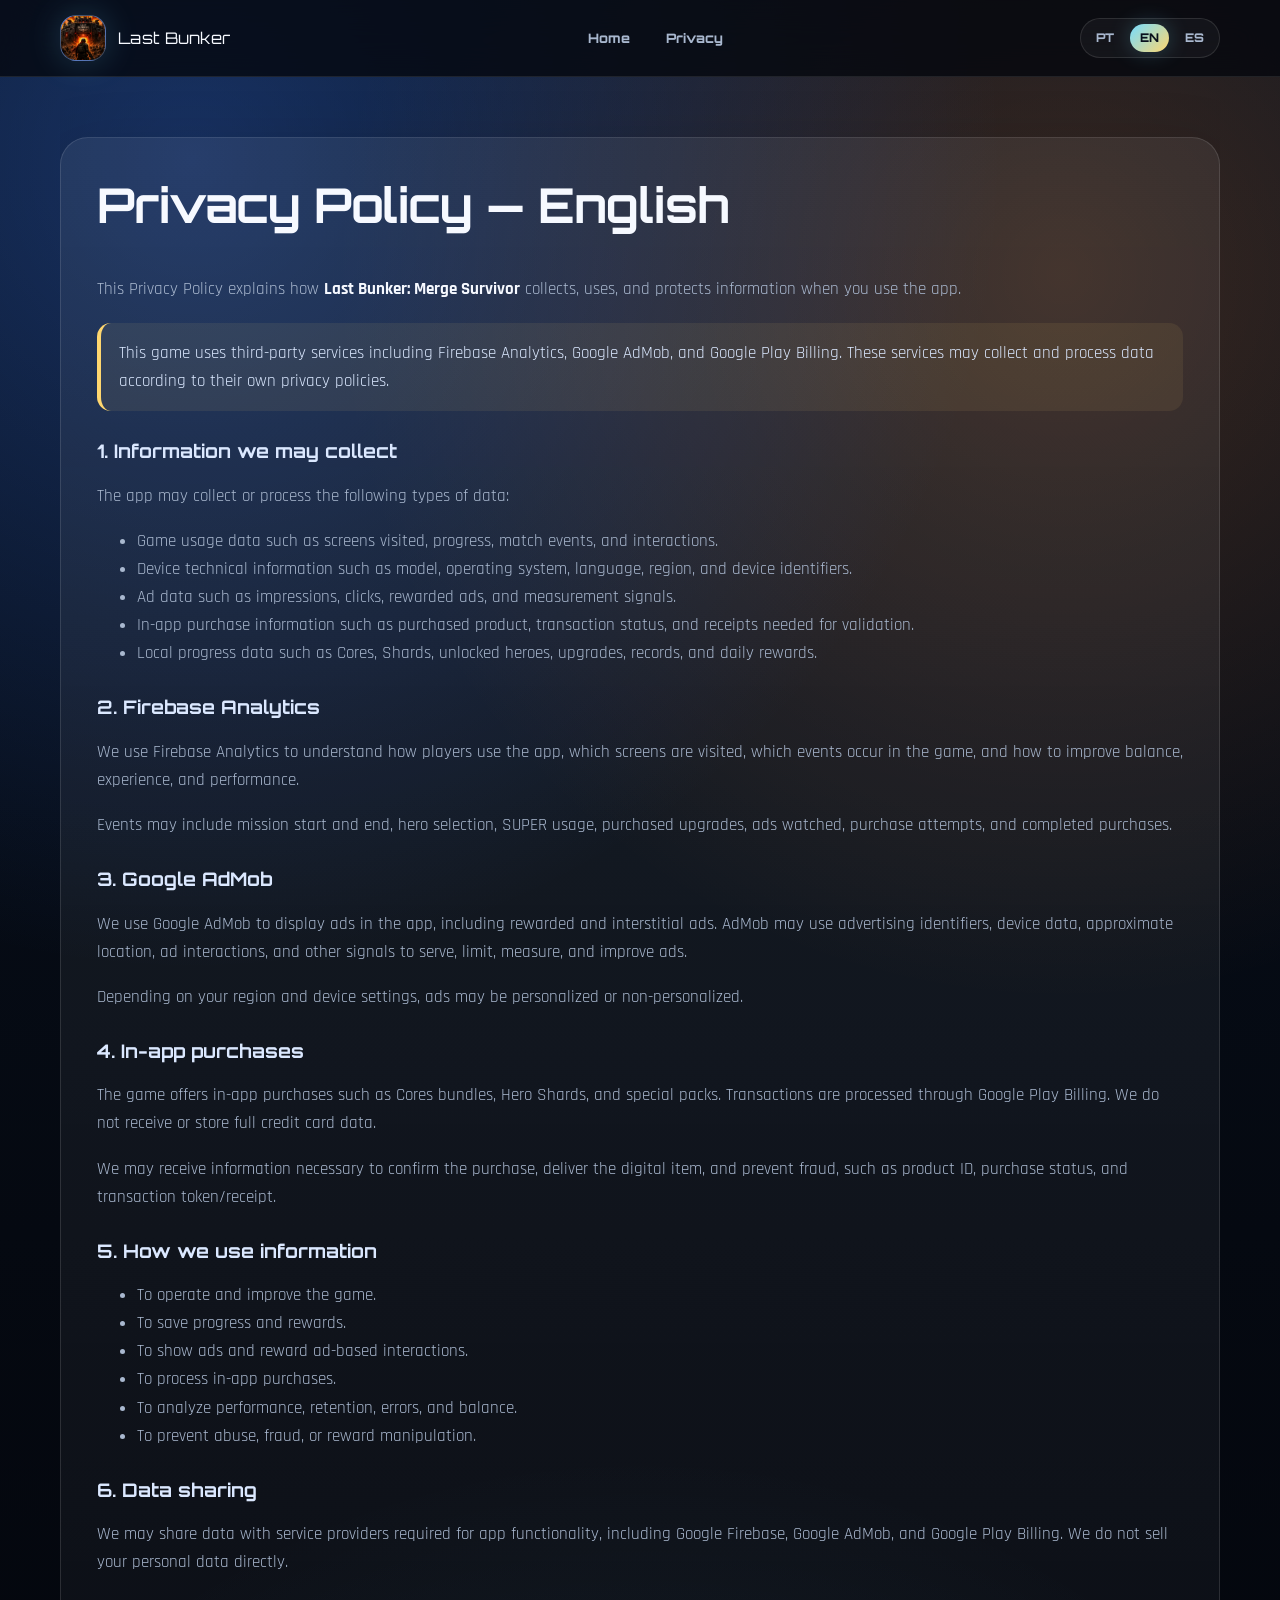
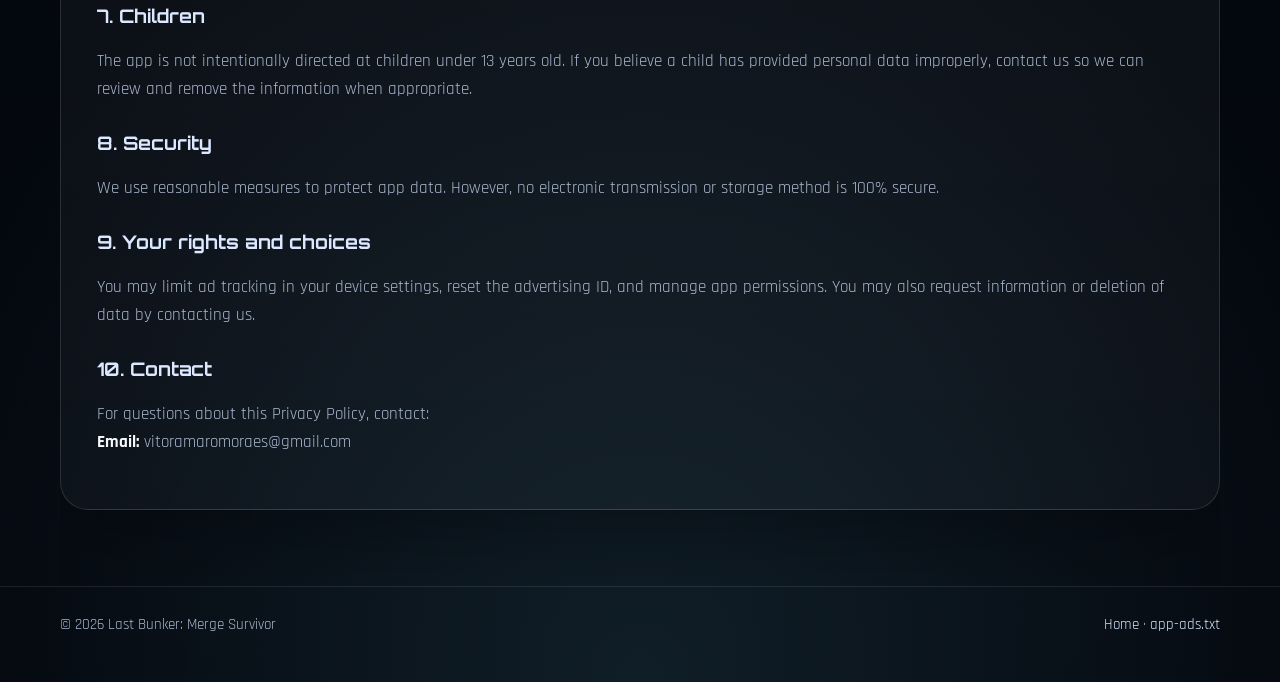
<file: privacy/en/index.html>
<!DOCTYPE html>
<html lang="en">
<head>
  <meta charset="UTF-8" />
  <meta name="viewport" content="width=device-width, initial-scale=1.0" />
  <title>Privacy Policy | Last Bunker</title>
  <meta name="description" content="Last Bunker: Merge Survivor privacy policy in English." />
  <meta name="robots" content="index,follow" />
  <meta property="og:title" content="Privacy Policy | Last Bunker" />
  <meta property="og:description" content="Privacy policy for Last Bunker: Merge Survivor." />
  <meta property="og:type" content="website" />
  <meta property="og:image" content="https://last-bunker-privacy.vercel.app/assets/og-image.webp" />
  <link rel="apple-touch-icon" sizes="180x180" href="/assets/favicon/apple-touch-icon.png" />
  <link rel="icon" type="image/png" sizes="32x32" href="/assets/favicon/favicon-32x32.png" />
  <link rel="icon" type="image/png" sizes="16x16" href="/assets/favicon/favicon-16x16.png" />
  <link rel="manifest" href="/assets/favicon/site.webmanifest" />
  <link rel="shortcut icon" href="/assets/favicon/favicon.ico" />
  <link rel="canonical" href="https://last-bunker-privacy.vercel.app/privacy/en" />
  <link rel="alternate" href="https://last-bunker-privacy.vercel.app/privacy/en" hreflang="en" />
  <link rel="alternate" href="https://last-bunker-privacy.vercel.app/privacy" hreflang="pt-BR" />
  <link rel="alternate" href="https://last-bunker-privacy.vercel.app/privacy/es" hreflang="es" />
  <link rel="alternate" href="https://last-bunker-privacy.vercel.app/privacy" hreflang="x-default" />
  <link rel="preconnect" href="https://fonts.googleapis.com">
  <link rel="preconnect" href="https://fonts.gstatic.com" crossorigin>
  <link href="https://fonts.googleapis.com/css2?family=Orbitron:wght@500;700;900&family=Rajdhani:wght@300;400;500;600;700&display=swap" rel="stylesheet">
  <link rel="stylesheet" href="/styles/styles.css">
</head>
<body>
  <header class="site-header">
    <div class="wrap nav">
      <a class="brand" href="/">
        <span class="brand-mark" aria-hidden="true">
          <img src="/assets/ic_launcher-playstore.webp" alt="Last Bunker logo">
        </span>
        <span>Last Bunker</span>
      </a>
      <nav class="nav-links" aria-label="Navigation">
        <a href="/">Home</a>
        <a href="/privacy/en">Privacy</a>
      </nav>
      <div class="lang-switcher" aria-label="Language selector">
        <button type="button" class="lang-btn" data-lang="pt">PT</button>
        <button type="button" class="lang-btn active" data-lang="en">EN</button>
        <button type="button" class="lang-btn" data-lang="es">ES</button>
      </div>
    </div>
  </header>

  <main class="wrap">
    <section id="en">
      <h2>Privacy Policy — English</h2>

      <p>
        This Privacy Policy explains how <strong>Last Bunker: Merge Survivor</strong>
        collects, uses, and protects information when you use the app.
      </p>

      <p class="notice">
        This game uses third-party services including Firebase Analytics, Google AdMob, and Google Play Billing.
        These services may collect and process data according to their own privacy policies.
      </p>

      <h3>1. Information we may collect</h3>
      <p>The app may collect or process the following types of data:</p>
      <ul>
        <li>Game usage data such as screens visited, progress, match events, and interactions.</li>
        <li>Device technical information such as model, operating system, language, region, and device identifiers.</li>
        <li>Ad data such as impressions, clicks, rewarded ads, and measurement signals.</li>
        <li>In-app purchase information such as purchased product, transaction status, and receipts needed for validation.</li>
        <li>Local progress data such as Cores, Shards, unlocked heroes, upgrades, records, and daily rewards.</li>
      </ul>

      <h3>2. Firebase Analytics</h3>
      <p>
        We use Firebase Analytics to understand how players use the app, which screens are visited,
        which events occur in the game, and how to improve balance, experience, and performance.
      </p>
      <p>
        Events may include mission start and end, hero selection, SUPER usage, purchased upgrades,
        ads watched, purchase attempts, and completed purchases.
      </p>

      <h3>3. Google AdMob</h3>
      <p>
        We use Google AdMob to display ads in the app, including rewarded and interstitial ads.
        AdMob may use advertising identifiers, device data, approximate location, ad interactions,
        and other signals to serve, limit, measure, and improve ads.
      </p>
      <p>
        Depending on your region and device settings, ads may be personalized or non-personalized.
      </p>

      <h3>4. In-app purchases</h3>
      <p>
        The game offers in-app purchases such as Cores bundles, Hero Shards, and special packs.
        Transactions are processed through Google Play Billing. We do not receive or store full credit card data.
      </p>
      <p>
        We may receive information necessary to confirm the purchase, deliver the digital item, and prevent fraud,
        such as product ID, purchase status, and transaction token/receipt.
      </p>

      <h3>5. How we use information</h3>
      <ul>
        <li>To operate and improve the game.</li>
        <li>To save progress and rewards.</li>
        <li>To show ads and reward ad-based interactions.</li>
        <li>To process in-app purchases.</li>
        <li>To analyze performance, retention, errors, and balance.</li>
        <li>To prevent abuse, fraud, or reward manipulation.</li>
      </ul>

      <h3>6. Data sharing</h3>
      <p>
        We may share data with service providers required for app functionality,
        including Google Firebase, Google AdMob, and Google Play Billing. We do not sell your personal data directly.
      </p>

      <h3>7. Children</h3>
      <p>
        The app is not intentionally directed at children under 13 years old. If you believe a child has provided personal data improperly,
        contact us so we can review and remove the information when appropriate.
      </p>

      <h3>8. Security</h3>
      <p>
        We use reasonable measures to protect app data. However, no electronic transmission or storage method is 100% secure.
      </p>

      <h3>9. Your rights and choices</h3>
      <p>
        You may limit ad tracking in your device settings, reset the advertising ID, and manage app permissions.
        You may also request information or deletion of data by contacting us.
      </p>

      <h3>10. Contact</h3>
      <p>
        For questions about this Privacy Policy, contact:
        <br />
        <strong>Email:</strong> <a href="mailto:vitoramaromoraes@gmail.com">vitoramaromoraes@gmail.com</a>
      </p>
    </section>
  </main>

  <footer>
    <div class="wrap footer-wrap">
      <span>© <span id="year"></span> Last Bunker: Merge Survivor</span>
      <span>
        <a href="/">Home</a> ·
        <a href="/app-ads.txt">app-ads.txt</a>
      </span>
    </div>
  </footer>

  <script src="/scripts/scripts.js"></script>
</body>
</html>
</file>
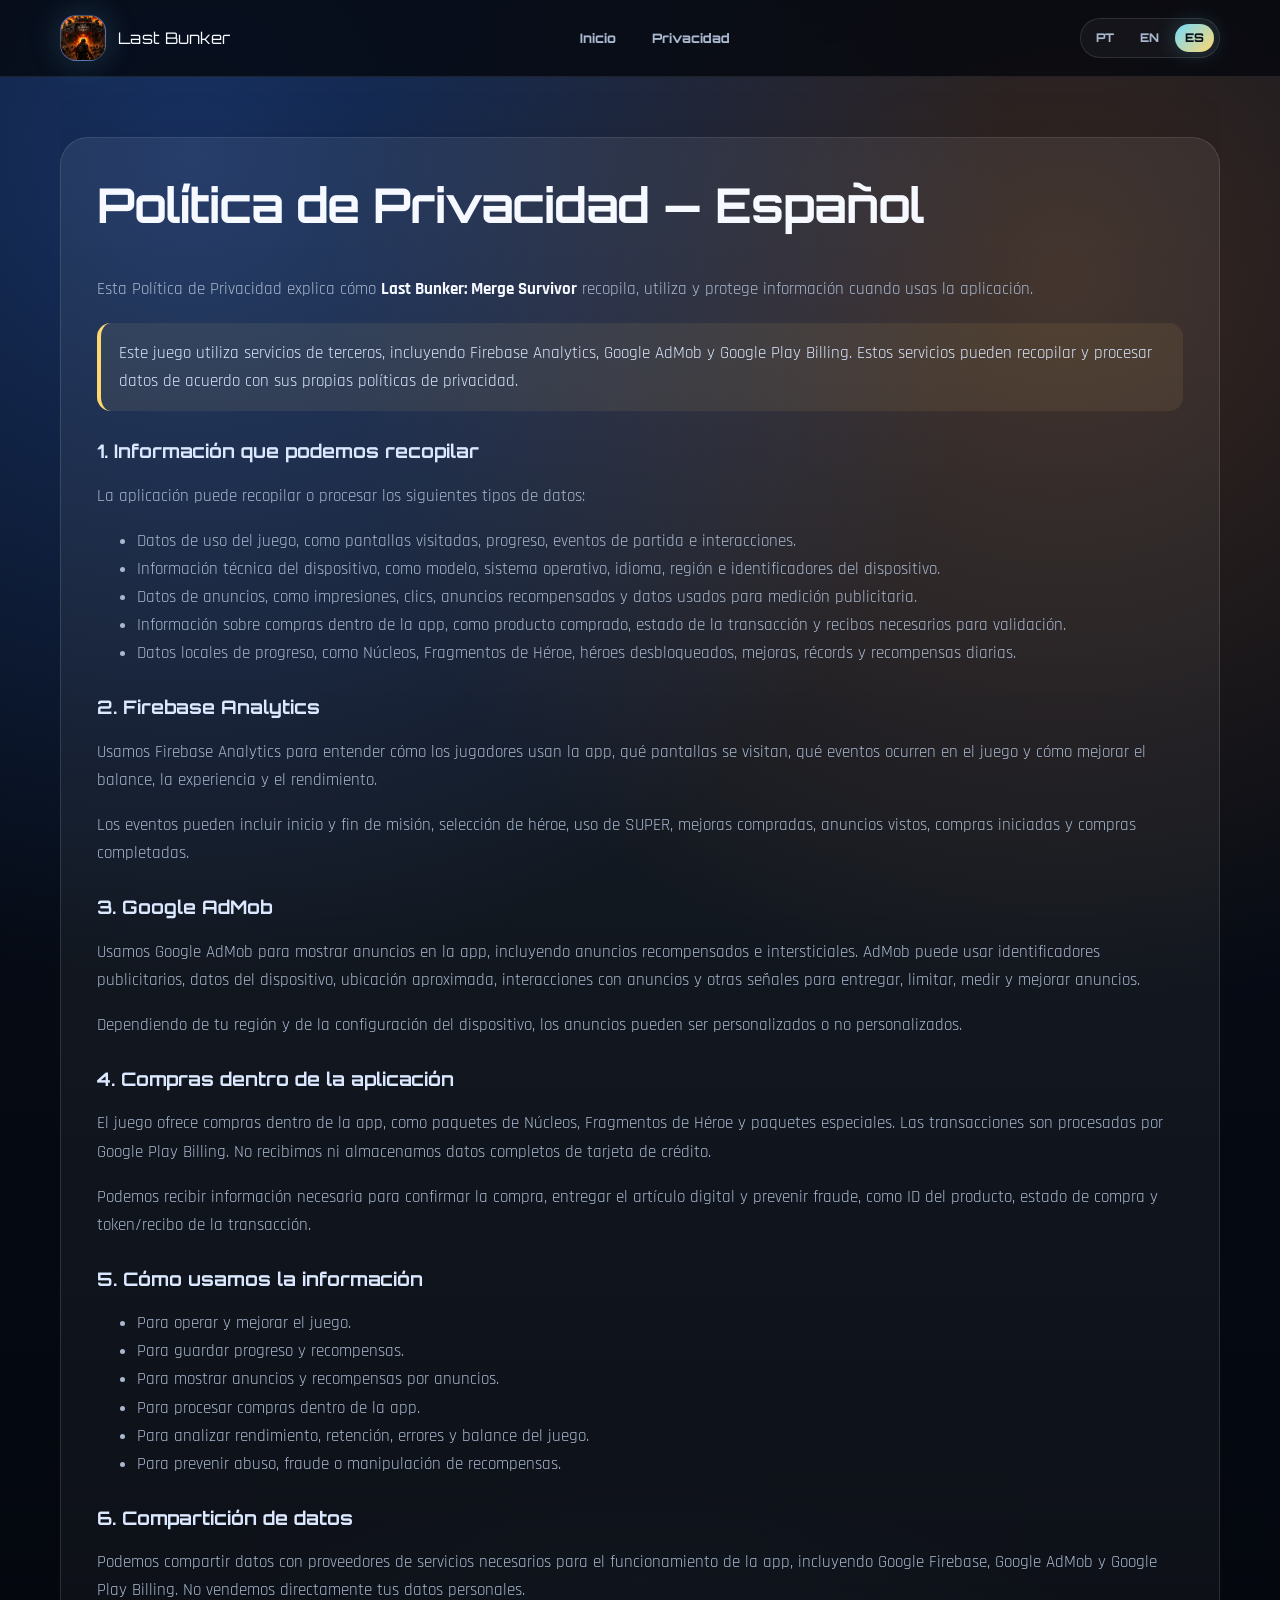
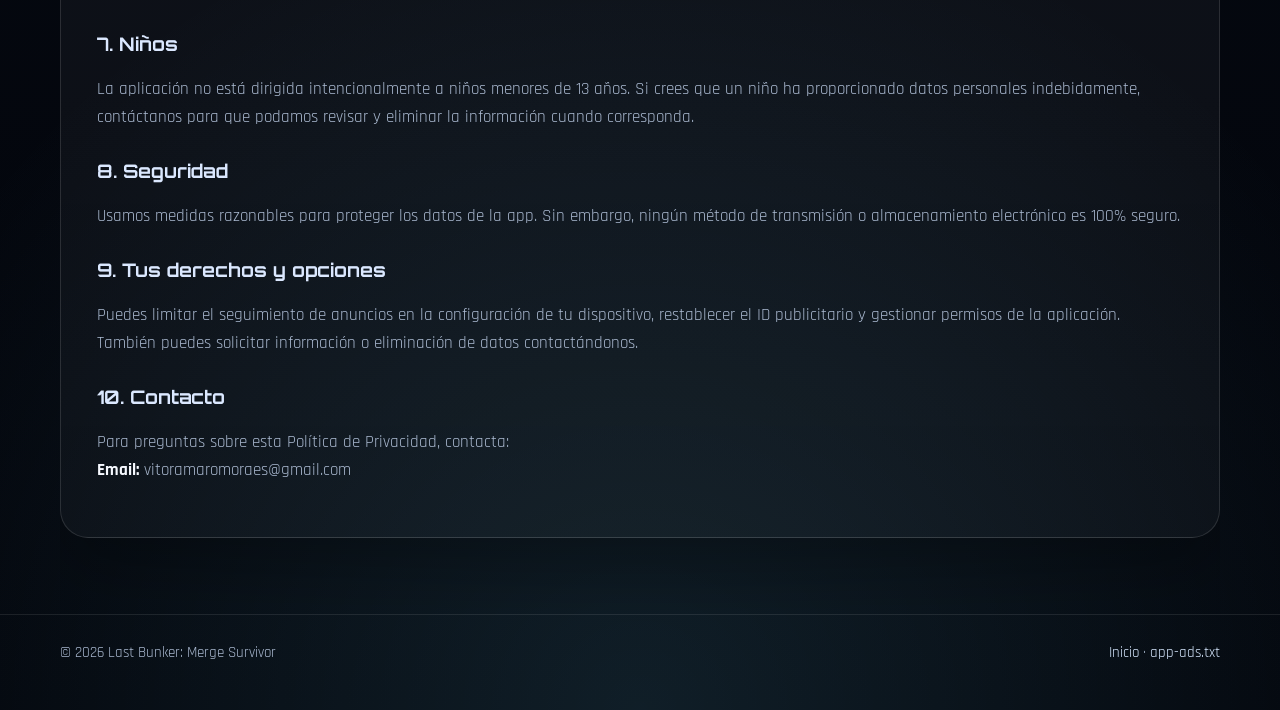
<file: privacy/es/index.html>
<!DOCTYPE html>
<html lang="es">
<head>
  <meta charset="UTF-8" />
  <meta name="viewport" content="width=device-width, initial-scale=1.0" />
  <title>Política de Privacidad | Last Bunker</title>
  <meta name="description" content="Política de privacidad de Last Bunker: Merge Survivor en español." />
  <meta name="robots" content="index,follow" />
  <meta property="og:title" content="Privacy Policy | Last Bunker" />
  <meta property="og:description" content="Privacy policy for Last Bunker: Merge Survivor." />
  <meta property="og:type" content="website" />
  <meta property="og:image" content="https://last-bunker-privacy.vercel.app/assets/og-image.webp" />
  <link rel="apple-touch-icon" sizes="180x180" href="/assets/favicon/apple-touch-icon.png" />
  <link rel="icon" type="image/png" sizes="32x32" href="/assets/favicon/favicon-32x32.png" />
  <link rel="icon" type="image/png" sizes="16x16" href="/assets/favicon/favicon-16x16.png" />
  <link rel="manifest" href="/assets/favicon/site.webmanifest" />
  <link rel="shortcut icon" href="/assets/favicon/favicon.ico" />
  <link rel="canonical" href="https://last-bunker-privacy.vercel.app/privacy/es" />
  <link rel="alternate" href="https://last-bunker-privacy.vercel.app/privacy/en" hreflang="en" />
  <link rel="alternate" href="https://last-bunker-privacy.vercel.app/privacy" hreflang="pt-BR" />
  <link rel="alternate" href="https://last-bunker-privacy.vercel.app/privacy/es" hreflang="es" />
  <link rel="alternate" href="https://last-bunker-privacy.vercel.app/privacy" hreflang="x-default" />
  <link rel="preconnect" href="https://fonts.googleapis.com">
  <link rel="preconnect" href="https://fonts.gstatic.com" crossorigin>
  <link href="https://fonts.googleapis.com/css2?family=Orbitron:wght@500;700;900&family=Rajdhani:wght@300;400;500;600;700&display=swap" rel="stylesheet">
  <link rel="stylesheet" href="/styles/styles.css">
</head>
<body>
  <header class="site-header">
    <div class="wrap nav">
      <a class="brand" href="/es">
        <span class="brand-mark" aria-hidden="true">
          <img src="/assets/ic_launcher-playstore.webp" alt="Last Bunker logo">
        </span>
        <span>Last Bunker</span>
      </a>
      <nav class="nav-links" aria-label="Navegación">
        <a href="/es">Inicio</a>
        <a href="/privacy/es">Privacidad</a>
      </nav>
      <div class="lang-switcher" aria-label="Selector de idioma">
        <button type="button" class="lang-btn" data-lang="pt">PT</button>
        <button type="button" class="lang-btn" data-lang="en">EN</button>
        <button type="button" class="lang-btn active" data-lang="es">ES</button>
      </div>
    </div>
  </header>

  <main class="wrap">
    <section id="es">
      <h2>Política de Privacidad — Español</h2>

      <p>
        Esta Política de Privacidad explica cómo <strong>Last Bunker: Merge Survivor</strong>
        recopila, utiliza y protege información cuando usas la aplicación.
      </p>

      <p class="notice">
        Este juego utiliza servicios de terceros, incluyendo Firebase Analytics, Google AdMob y Google Play Billing.
        Estos servicios pueden recopilar y procesar datos de acuerdo con sus propias políticas de privacidad.
      </p>

      <h3>1. Información que podemos recopilar</h3>
      <p>La aplicación puede recopilar o procesar los siguientes tipos de datos:</p>
      <ul>
        <li>Datos de uso del juego, como pantallas visitadas, progreso, eventos de partida e interacciones.</li>
        <li>Información técnica del dispositivo, como modelo, sistema operativo, idioma, región e identificadores del dispositivo.</li>
        <li>Datos de anuncios, como impresiones, clics, anuncios recompensados y datos usados para medición publicitaria.</li>
        <li>Información sobre compras dentro de la app, como producto comprado, estado de la transacción y recibos necesarios para validación.</li>
        <li>Datos locales de progreso, como Núcleos, Fragmentos de Héroe, héroes desbloqueados, mejoras, récords y recompensas diarias.</li>
      </ul>

      <h3>2. Firebase Analytics</h3>
      <p>
        Usamos Firebase Analytics para entender cómo los jugadores usan la app, qué pantallas se visitan,
        qué eventos ocurren en el juego y cómo mejorar el balance, la experiencia y el rendimiento.
      </p>
      <p>
        Los eventos pueden incluir inicio y fin de misión, selección de héroe, uso de SUPER, mejoras compradas,
        anuncios vistos, compras iniciadas y compras completadas.
      </p>

      <h3>3. Google AdMob</h3>
      <p>
        Usamos Google AdMob para mostrar anuncios en la app, incluyendo anuncios recompensados e intersticiales.
        AdMob puede usar identificadores publicitarios, datos del dispositivo, ubicación aproximada,
        interacciones con anuncios y otras señales para entregar, limitar, medir y mejorar anuncios.
      </p>
      <p>
        Dependiendo de tu región y de la configuración del dispositivo, los anuncios pueden ser personalizados o no personalizados.
      </p>

      <h3>4. Compras dentro de la aplicación</h3>
      <p>
        El juego ofrece compras dentro de la app, como paquetes de Núcleos, Fragmentos de Héroe y paquetes especiales.
        Las transacciones son procesadas por Google Play Billing. No recibimos ni almacenamos datos completos de tarjeta de crédito.
      </p>
      <p>
        Podemos recibir información necesaria para confirmar la compra, entregar el artículo digital y prevenir fraude,
        como ID del producto, estado de compra y token/recibo de la transacción.
      </p>

      <h3>5. Cómo usamos la información</h3>
      <ul>
        <li>Para operar y mejorar el juego.</li>
        <li>Para guardar progreso y recompensas.</li>
        <li>Para mostrar anuncios y recompensas por anuncios.</li>
        <li>Para procesar compras dentro de la app.</li>
        <li>Para analizar rendimiento, retención, errores y balance del juego.</li>
        <li>Para prevenir abuso, fraude o manipulación de recompensas.</li>
      </ul>

      <h3>6. Compartición de datos</h3>
      <p>
        Podemos compartir datos con proveedores de servicios necesarios para el funcionamiento de la app,
        incluyendo Google Firebase, Google AdMob y Google Play Billing. No vendemos directamente tus datos personales.
      </p>

      <h3>7. Niños</h3>
      <p>
        La aplicación no está dirigida intencionalmente a niños menores de 13 años. Si crees que un niño ha proporcionado
        datos personales indebidamente, contáctanos para que podamos revisar y eliminar la información cuando corresponda.
      </p>

      <h3>8. Seguridad</h3>
      <p>
        Usamos medidas razonables para proteger los datos de la app. Sin embargo, ningún método de transmisión o almacenamiento
        electrónico es 100% seguro.
      </p>

      <h3>9. Tus derechos y opciones</h3>
      <p>
        Puedes limitar el seguimiento de anuncios en la configuración de tu dispositivo, restablecer el ID publicitario
        y gestionar permisos de la aplicación. También puedes solicitar información o eliminación de datos contactándonos.
      </p>

      <h3>10. Contacto</h3>
      <p>
        Para preguntas sobre esta Política de Privacidad, contacta:
        <br />
        <strong>Email:</strong> <a href="mailto:vitoramaromoraes@gmail.com">vitoramaromoraes@gmail.com</a>
      </p>
    </section>
  </main>

  <footer>
    <div class="wrap footer-wrap">
      <span>© <span id="year"></span> Last Bunker: Merge Survivor</span>
      <span>
        <a href="/es">Inicio</a> ·
        <a href="/app-ads.txt">app-ads.txt</a>
      </span>
    </div>
  </footer>

  <script src="/scripts/scripts.js"></script>
</body>
</html>
</file>
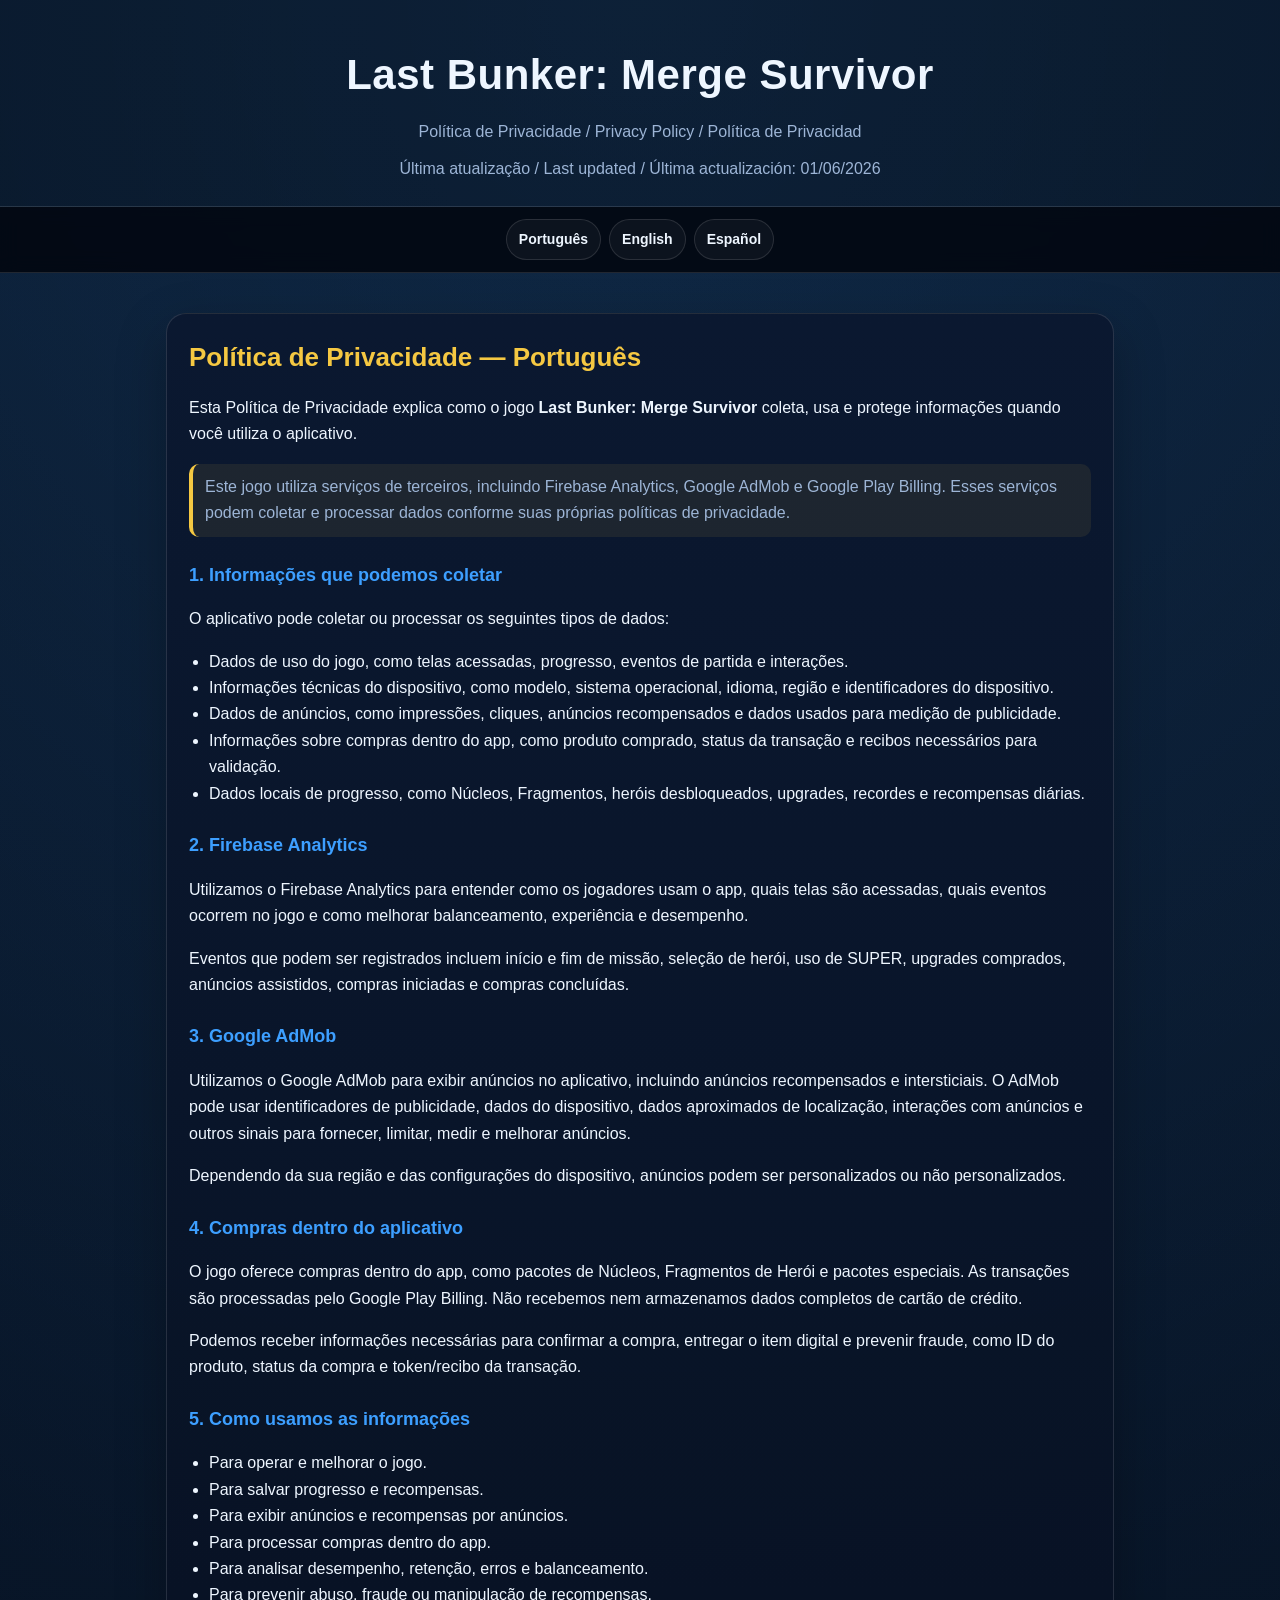
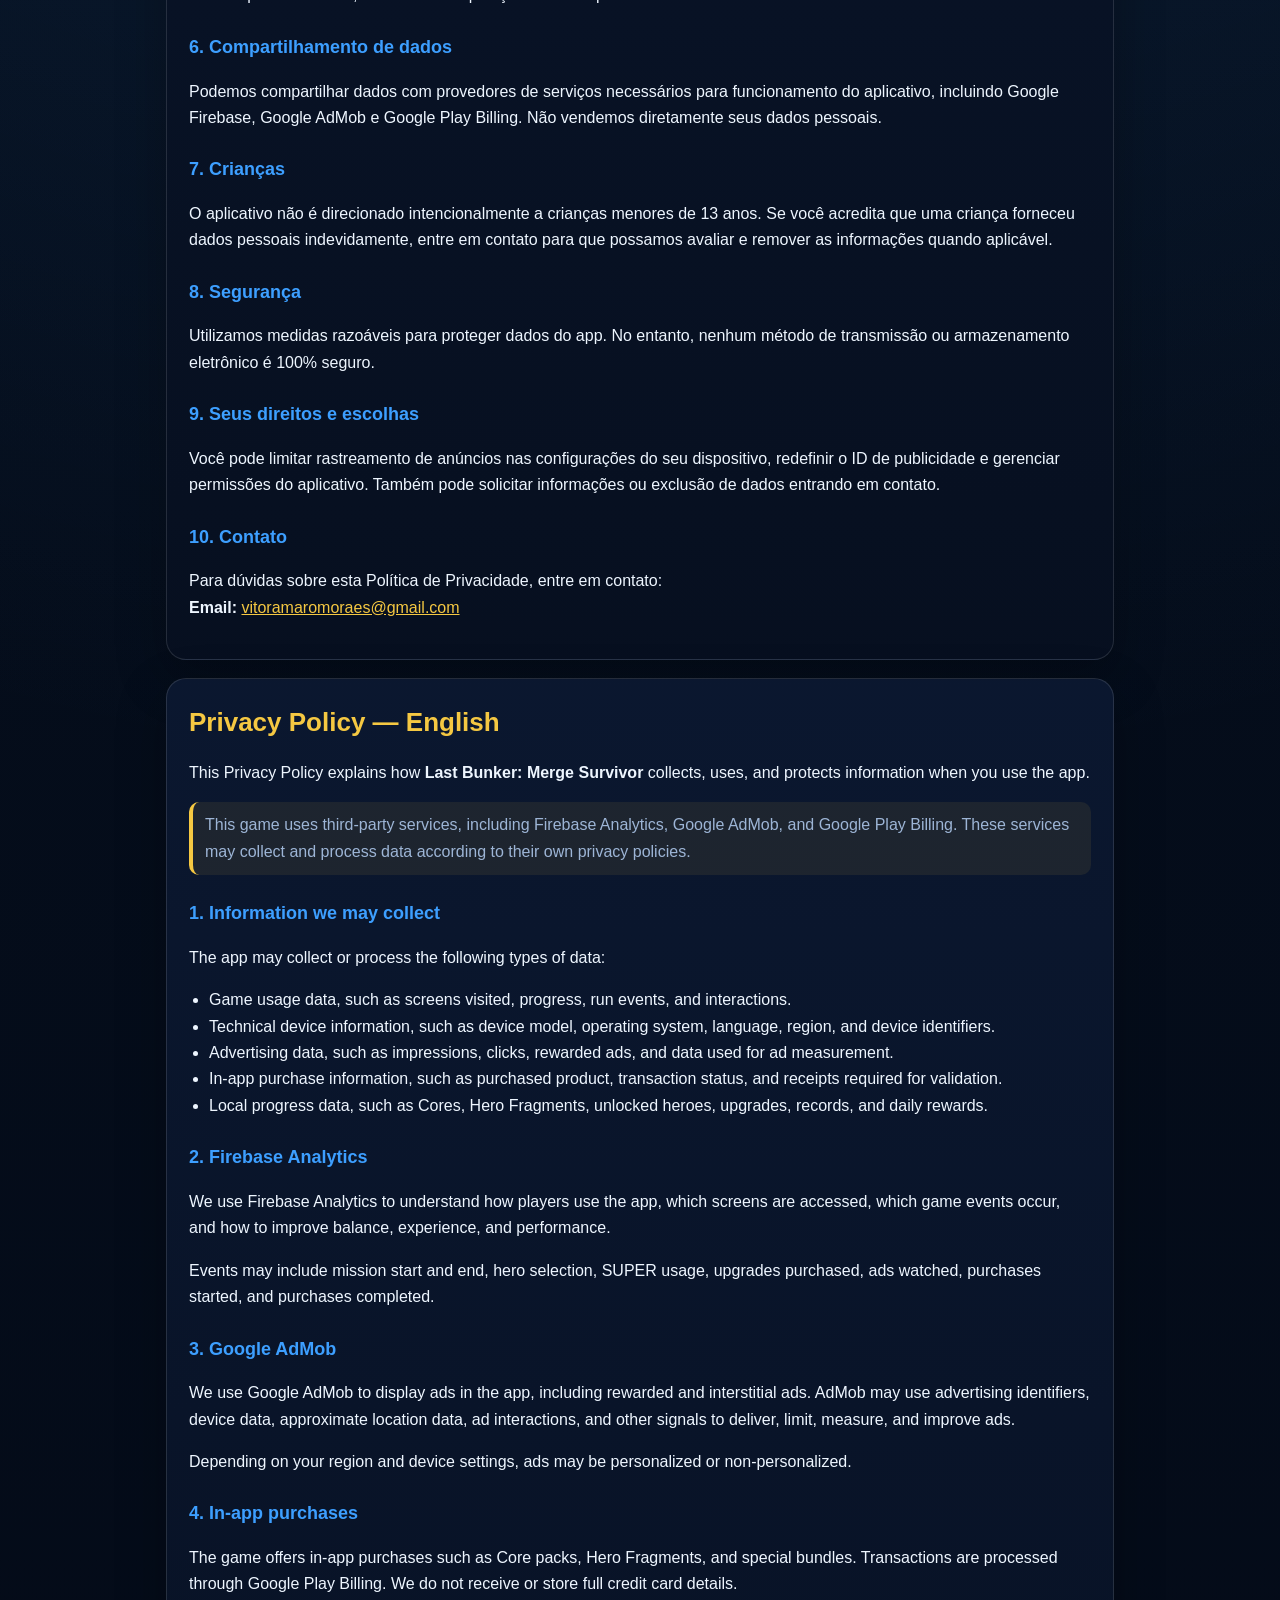
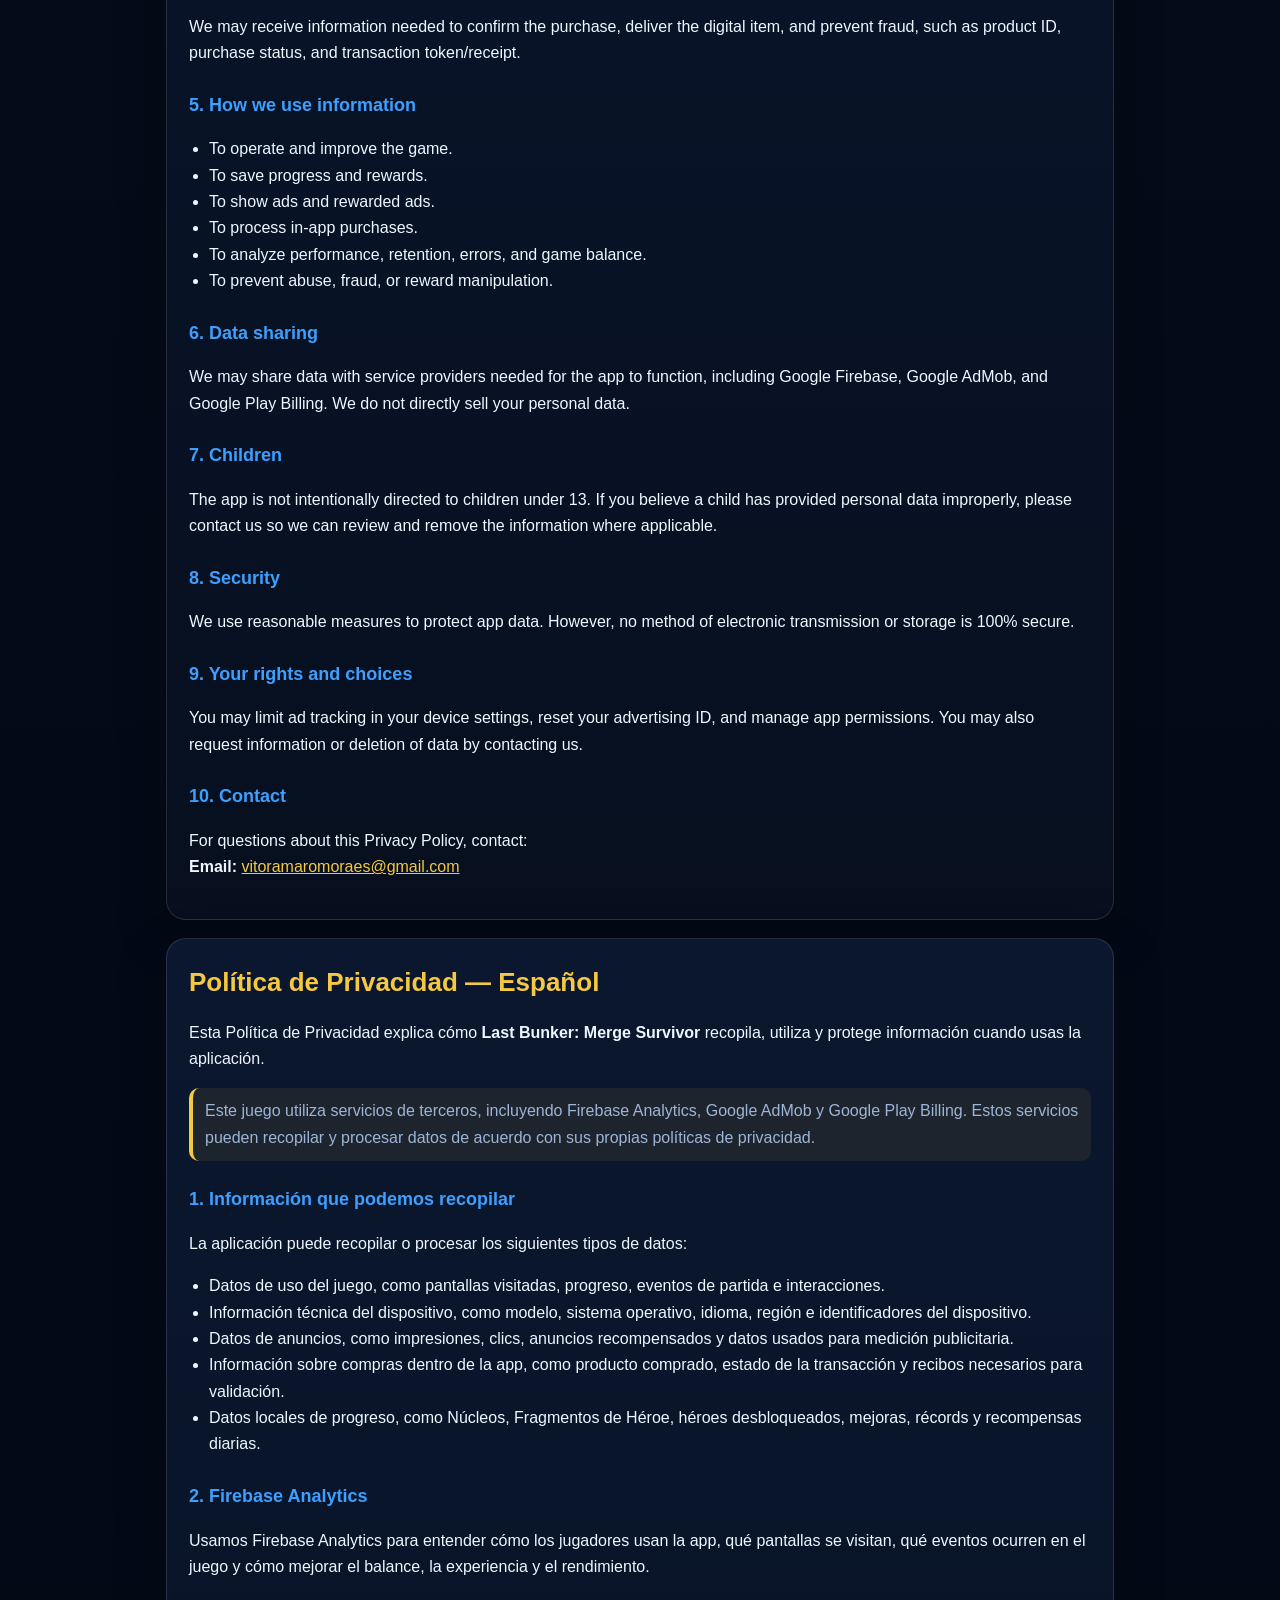
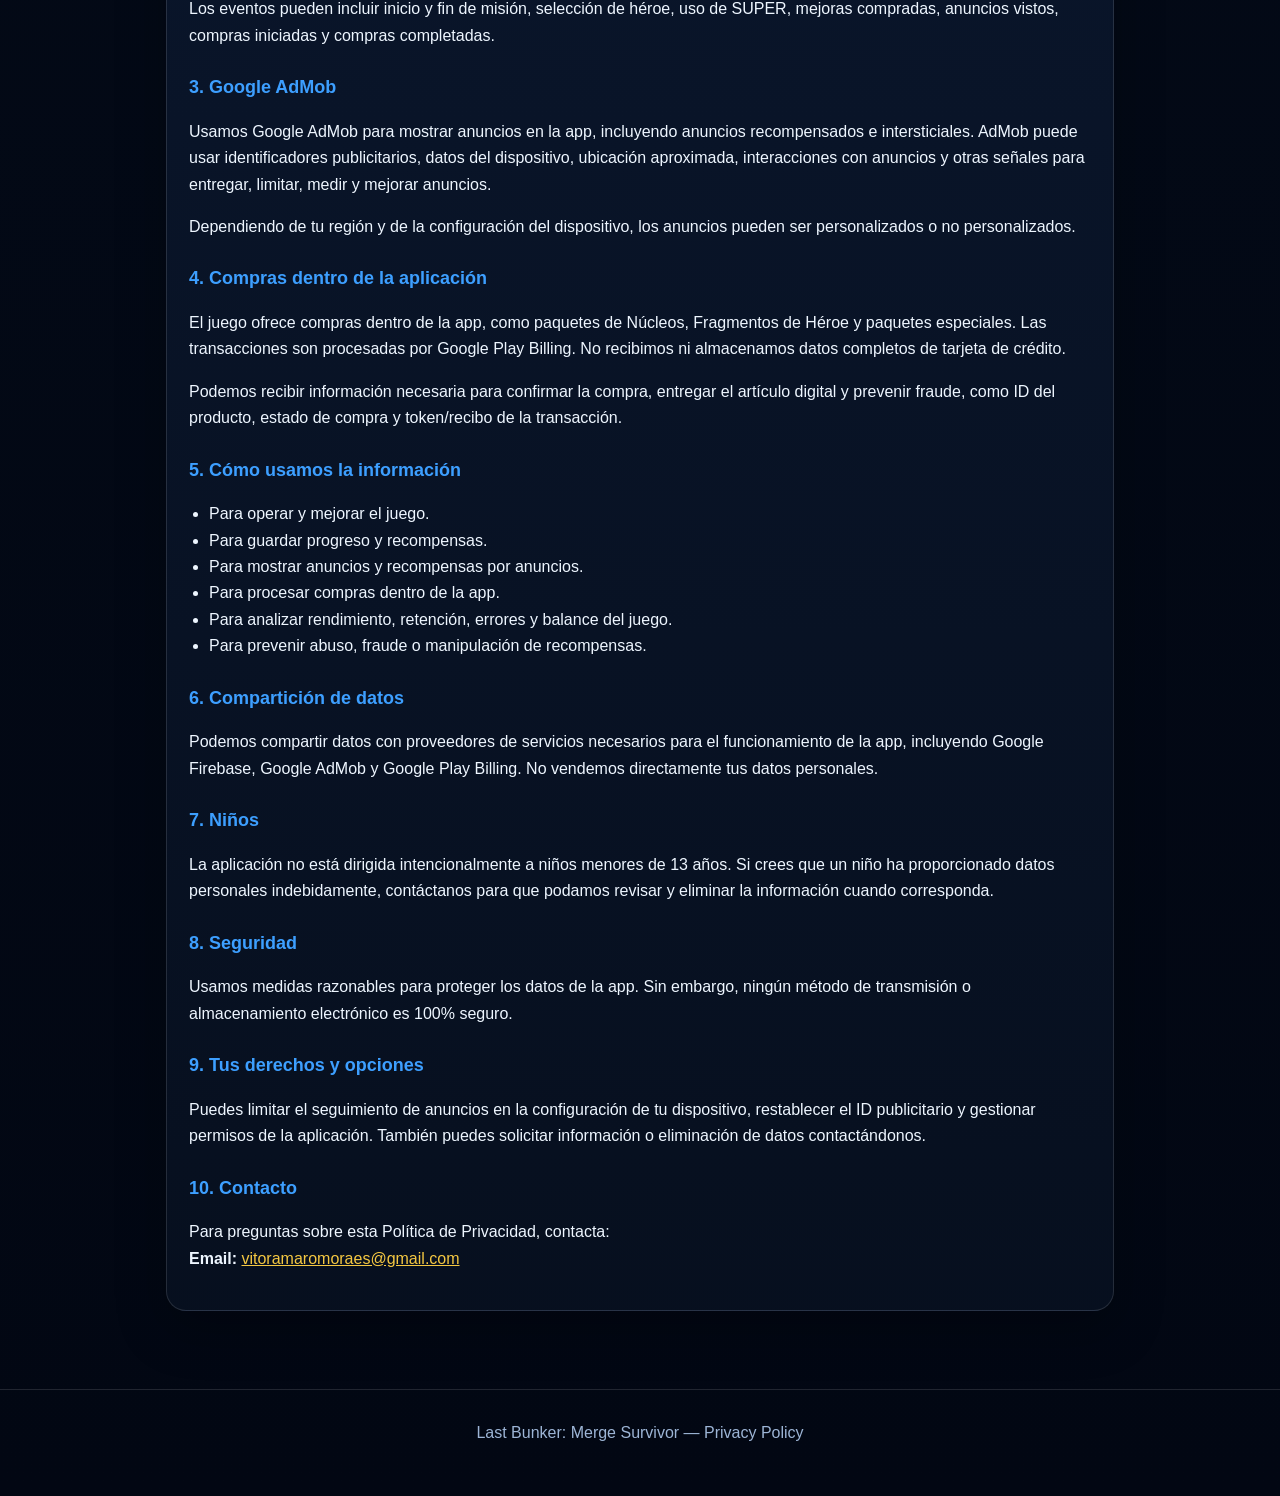
<file: last_bunker_privacy_policy_pt_en_es.html>
<!DOCTYPE html>
<html lang="pt-BR">
<head>
  <meta charset="UTF-8" />
  <meta name="viewport" content="width=device-width, initial-scale=1.0" />
  <title>Política de Privacidade | Last Bunker</title>
  <meta name="description" content="Política de Privacidade do jogo Last Bunker: Merge Survivor em Português, Inglês e Espanhol." />
  <style>
    :root{
      --bg:#06101f;
      --panel:#0b1830;
      --text:#eef6ff;
      --muted:#9db5d6;
      --gold:#f5c842;
      --blue:#3d9fff;
      --border:rgba(255,255,255,.12);
    }
    *{box-sizing:border-box}
    body{
      margin:0;
      font-family:Arial, Helvetica, sans-serif;
      background:
        radial-gradient(circle at top, rgba(61,159,255,.18), transparent 38%),
        linear-gradient(180deg,#06101f,#020713);
      color:var(--text);
      line-height:1.65;
    }
    header{
      padding:40px 18px 24px;
      text-align:center;
      border-bottom:1px solid var(--border);
      background:rgba(0,0,0,.22);
    }
    header h1{
      margin:0;
      font-size:clamp(26px,5vw,42px);
      letter-spacing:.5px;
    }
    header p{
      margin:10px auto 0;
      max-width:760px;
      color:var(--muted);
    }
    nav{
      position:sticky;
      top:0;
      z-index:10;
      display:flex;
      justify-content:center;
      gap:8px;
      padding:12px;
      background:rgba(3,8,18,.92);
      backdrop-filter:blur(10px);
      border-bottom:1px solid var(--border);
    }
    nav a{
      color:var(--text);
      text-decoration:none;
      padding:8px 12px;
      border-radius:999px;
      border:1px solid var(--border);
      background:rgba(255,255,255,.04);
      font-weight:700;
      font-size:14px;
    }
    nav a:hover{border-color:var(--gold);color:var(--gold)}
    main{
      width:min(980px,100%);
      margin:0 auto;
      padding:22px 16px 60px;
    }
    section{
      background:linear-gradient(180deg,rgba(11,24,48,.96),rgba(7,16,32,.96));
      border:1px solid var(--border);
      border-radius:20px;
      padding:22px;
      margin:18px 0;
      box-shadow:0 18px 50px rgba(0,0,0,.25);
    }
    h2{
      margin:0 0 8px;
      color:var(--gold);
      font-size:26px;
    }
    h3{
      margin:24px 0 8px;
      color:var(--blue);
      font-size:18px;
    }
    p,li{color:var(--text)}
    .muted{color:var(--muted)}
    ul{padding-left:20px}
    a{color:var(--gold)}
    .notice{
      border-left:4px solid var(--gold);
      padding:10px 12px;
      background:rgba(245,200,66,.08);
      border-radius:10px;
      color:var(--muted);
    }
    footer{
      text-align:center;
      color:var(--muted);
      padding:30px 18px 50px;
      border-top:1px solid var(--border);
    }
  </style>
</head>
<body>
  <header>
    <h1>Last Bunker: Merge Survivor</h1>
    <p>Política de Privacidade / Privacy Policy / Política de Privacidad</p>
    <p class="muted">Última atualização / Last updated / Última actualización: 01/06/2026</p>
  </header>

  <nav>
    <a href="#pt">Português</a>
    <a href="#en">English</a>
    <a href="#es">Español</a>
  </nav>

  <main>
    <section id="pt">
      <h2>Política de Privacidade — Português</h2>

      <p>
        Esta Política de Privacidade explica como o jogo <strong>Last Bunker: Merge Survivor</strong>
        coleta, usa e protege informações quando você utiliza o aplicativo.
      </p>

      <p class="notice">
        Este jogo utiliza serviços de terceiros, incluindo Firebase Analytics, Google AdMob e Google Play Billing.
        Esses serviços podem coletar e processar dados conforme suas próprias políticas de privacidade.
      </p>

      <h3>1. Informações que podemos coletar</h3>
      <p>O aplicativo pode coletar ou processar os seguintes tipos de dados:</p>
      <ul>
        <li>Dados de uso do jogo, como telas acessadas, progresso, eventos de partida e interações.</li>
        <li>Informações técnicas do dispositivo, como modelo, sistema operacional, idioma, região e identificadores do dispositivo.</li>
        <li>Dados de anúncios, como impressões, cliques, anúncios recompensados e dados usados para medição de publicidade.</li>
        <li>Informações sobre compras dentro do app, como produto comprado, status da transação e recibos necessários para validação.</li>
        <li>Dados locais de progresso, como Núcleos, Fragmentos, heróis desbloqueados, upgrades, recordes e recompensas diárias.</li>
      </ul>

      <h3>2. Firebase Analytics</h3>
      <p>
        Utilizamos o Firebase Analytics para entender como os jogadores usam o app, quais telas são acessadas,
        quais eventos ocorrem no jogo e como melhorar balanceamento, experiência e desempenho.
      </p>
      <p>
        Eventos que podem ser registrados incluem início e fim de missão, seleção de herói, uso de SUPER,
        upgrades comprados, anúncios assistidos, compras iniciadas e compras concluídas.
      </p>

      <h3>3. Google AdMob</h3>
      <p>
        Utilizamos o Google AdMob para exibir anúncios no aplicativo, incluindo anúncios recompensados e intersticiais.
        O AdMob pode usar identificadores de publicidade, dados do dispositivo, dados aproximados de localização,
        interações com anúncios e outros sinais para fornecer, limitar, medir e melhorar anúncios.
      </p>
      <p>
        Dependendo da sua região e das configurações do dispositivo, anúncios podem ser personalizados ou não personalizados.
      </p>

      <h3>4. Compras dentro do aplicativo</h3>
      <p>
        O jogo oferece compras dentro do app, como pacotes de Núcleos, Fragmentos de Herói e pacotes especiais.
        As transações são processadas pelo Google Play Billing. Não recebemos nem armazenamos dados completos de cartão de crédito.
      </p>
      <p>
        Podemos receber informações necessárias para confirmar a compra, entregar o item digital e prevenir fraude,
        como ID do produto, status da compra e token/recibo da transação.
      </p>

      <h3>5. Como usamos as informações</h3>
      <ul>
        <li>Para operar e melhorar o jogo.</li>
        <li>Para salvar progresso e recompensas.</li>
        <li>Para exibir anúncios e recompensas por anúncios.</li>
        <li>Para processar compras dentro do app.</li>
        <li>Para analisar desempenho, retenção, erros e balanceamento.</li>
        <li>Para prevenir abuso, fraude ou manipulação de recompensas.</li>
      </ul>

      <h3>6. Compartilhamento de dados</h3>
      <p>
        Podemos compartilhar dados com provedores de serviços necessários para funcionamento do aplicativo,
        incluindo Google Firebase, Google AdMob e Google Play Billing. Não vendemos diretamente seus dados pessoais.
      </p>

      <h3>7. Crianças</h3>
      <p>
        O aplicativo não é direcionado intencionalmente a crianças menores de 13 anos. Se você acredita que uma criança
        forneceu dados pessoais indevidamente, entre em contato para que possamos avaliar e remover as informações quando aplicável.
      </p>

      <h3>8. Segurança</h3>
      <p>
        Utilizamos medidas razoáveis para proteger dados do app. No entanto, nenhum método de transmissão ou armazenamento
        eletrônico é 100% seguro.
      </p>

      <h3>9. Seus direitos e escolhas</h3>
      <p>
        Você pode limitar rastreamento de anúncios nas configurações do seu dispositivo, redefinir o ID de publicidade
        e gerenciar permissões do aplicativo. Também pode solicitar informações ou exclusão de dados entrando em contato.
      </p>

      <h3>10. Contato</h3>
      <p>
        Para dúvidas sobre esta Política de Privacidade, entre em contato:
        <br />
        <strong>Email:</strong> <a href="mailto:vitoramaromoraes@gmail.com">vitoramaromoraes@gmail.com</a>
      </p>
    </section>

    <section id="en">
      <h2>Privacy Policy — English</h2>

      <p>
        This Privacy Policy explains how <strong>Last Bunker: Merge Survivor</strong>
        collects, uses, and protects information when you use the app.
      </p>

      <p class="notice">
        This game uses third-party services, including Firebase Analytics, Google AdMob, and Google Play Billing.
        These services may collect and process data according to their own privacy policies.
      </p>

      <h3>1. Information we may collect</h3>
      <p>The app may collect or process the following types of data:</p>
      <ul>
        <li>Game usage data, such as screens visited, progress, run events, and interactions.</li>
        <li>Technical device information, such as device model, operating system, language, region, and device identifiers.</li>
        <li>Advertising data, such as impressions, clicks, rewarded ads, and data used for ad measurement.</li>
        <li>In-app purchase information, such as purchased product, transaction status, and receipts required for validation.</li>
        <li>Local progress data, such as Cores, Hero Fragments, unlocked heroes, upgrades, records, and daily rewards.</li>
      </ul>

      <h3>2. Firebase Analytics</h3>
      <p>
        We use Firebase Analytics to understand how players use the app, which screens are accessed,
        which game events occur, and how to improve balance, experience, and performance.
      </p>
      <p>
        Events may include mission start and end, hero selection, SUPER usage, upgrades purchased,
        ads watched, purchases started, and purchases completed.
      </p>

      <h3>3. Google AdMob</h3>
      <p>
        We use Google AdMob to display ads in the app, including rewarded and interstitial ads.
        AdMob may use advertising identifiers, device data, approximate location data, ad interactions,
        and other signals to deliver, limit, measure, and improve ads.
      </p>
      <p>
        Depending on your region and device settings, ads may be personalized or non-personalized.
      </p>

      <h3>4. In-app purchases</h3>
      <p>
        The game offers in-app purchases such as Core packs, Hero Fragments, and special bundles.
        Transactions are processed through Google Play Billing. We do not receive or store full credit card details.
      </p>
      <p>
        We may receive information needed to confirm the purchase, deliver the digital item, and prevent fraud,
        such as product ID, purchase status, and transaction token/receipt.
      </p>

      <h3>5. How we use information</h3>
      <ul>
        <li>To operate and improve the game.</li>
        <li>To save progress and rewards.</li>
        <li>To show ads and rewarded ads.</li>
        <li>To process in-app purchases.</li>
        <li>To analyze performance, retention, errors, and game balance.</li>
        <li>To prevent abuse, fraud, or reward manipulation.</li>
      </ul>

      <h3>6. Data sharing</h3>
      <p>
        We may share data with service providers needed for the app to function,
        including Google Firebase, Google AdMob, and Google Play Billing. We do not directly sell your personal data.
      </p>

      <h3>7. Children</h3>
      <p>
        The app is not intentionally directed to children under 13. If you believe a child has provided personal data improperly,
        please contact us so we can review and remove the information where applicable.
      </p>

      <h3>8. Security</h3>
      <p>
        We use reasonable measures to protect app data. However, no method of electronic transmission or storage is 100% secure.
      </p>

      <h3>9. Your rights and choices</h3>
      <p>
        You may limit ad tracking in your device settings, reset your advertising ID, and manage app permissions.
        You may also request information or deletion of data by contacting us.
      </p>

      <h3>10. Contact</h3>
      <p>
        For questions about this Privacy Policy, contact:
        <br />
        <strong>Email:</strong> <a href="mailto:vitoramaromoraes@gmail.com">vitoramaromoraes@gmail.com</a>
      </p>
    </section>

    <section id="es">
      <h2>Política de Privacidad — Español</h2>

      <p>
        Esta Política de Privacidad explica cómo <strong>Last Bunker: Merge Survivor</strong>
        recopila, utiliza y protege información cuando usas la aplicación.
      </p>

      <p class="notice">
        Este juego utiliza servicios de terceros, incluyendo Firebase Analytics, Google AdMob y Google Play Billing.
        Estos servicios pueden recopilar y procesar datos de acuerdo con sus propias políticas de privacidad.
      </p>

      <h3>1. Información que podemos recopilar</h3>
      <p>La aplicación puede recopilar o procesar los siguientes tipos de datos:</p>
      <ul>
        <li>Datos de uso del juego, como pantallas visitadas, progreso, eventos de partida e interacciones.</li>
        <li>Información técnica del dispositivo, como modelo, sistema operativo, idioma, región e identificadores del dispositivo.</li>
        <li>Datos de anuncios, como impresiones, clics, anuncios recompensados y datos usados para medición publicitaria.</li>
        <li>Información sobre compras dentro de la app, como producto comprado, estado de la transacción y recibos necesarios para validación.</li>
        <li>Datos locales de progreso, como Núcleos, Fragmentos de Héroe, héroes desbloqueados, mejoras, récords y recompensas diarias.</li>
      </ul>

      <h3>2. Firebase Analytics</h3>
      <p>
        Usamos Firebase Analytics para entender cómo los jugadores usan la app, qué pantallas se visitan,
        qué eventos ocurren en el juego y cómo mejorar el balance, la experiencia y el rendimiento.
      </p>
      <p>
        Los eventos pueden incluir inicio y fin de misión, selección de héroe, uso de SUPER, mejoras compradas,
        anuncios vistos, compras iniciadas y compras completadas.
      </p>

      <h3>3. Google AdMob</h3>
      <p>
        Usamos Google AdMob para mostrar anuncios en la app, incluyendo anuncios recompensados e intersticiales.
        AdMob puede usar identificadores publicitarios, datos del dispositivo, ubicación aproximada,
        interacciones con anuncios y otras señales para entregar, limitar, medir y mejorar anuncios.
      </p>
      <p>
        Dependiendo de tu región y de la configuración del dispositivo, los anuncios pueden ser personalizados o no personalizados.
      </p>

      <h3>4. Compras dentro de la aplicación</h3>
      <p>
        El juego ofrece compras dentro de la app, como paquetes de Núcleos, Fragmentos de Héroe y paquetes especiales.
        Las transacciones son procesadas por Google Play Billing. No recibimos ni almacenamos datos completos de tarjeta de crédito.
      </p>
      <p>
        Podemos recibir información necesaria para confirmar la compra, entregar el artículo digital y prevenir fraude,
        como ID del producto, estado de compra y token/recibo de la transacción.
      </p>

      <h3>5. Cómo usamos la información</h3>
      <ul>
        <li>Para operar y mejorar el juego.</li>
        <li>Para guardar progreso y recompensas.</li>
        <li>Para mostrar anuncios y recompensas por anuncios.</li>
        <li>Para procesar compras dentro de la app.</li>
        <li>Para analizar rendimiento, retención, errores y balance del juego.</li>
        <li>Para prevenir abuso, fraude o manipulación de recompensas.</li>
      </ul>

      <h3>6. Compartición de datos</h3>
      <p>
        Podemos compartir datos con proveedores de servicios necesarios para el funcionamiento de la app,
        incluyendo Google Firebase, Google AdMob y Google Play Billing. No vendemos directamente tus datos personales.
      </p>

      <h3>7. Niños</h3>
      <p>
        La aplicación no está dirigida intencionalmente a niños menores de 13 años. Si crees que un niño ha proporcionado
        datos personales indebidamente, contáctanos para que podamos revisar y eliminar la información cuando corresponda.
      </p>

      <h3>8. Seguridad</h3>
      <p>
        Usamos medidas razonables para proteger los datos de la app. Sin embargo, ningún método de transmisión o almacenamiento
        electrónico es 100% seguro.
      </p>

      <h3>9. Tus derechos y opciones</h3>
      <p>
        Puedes limitar el seguimiento de anuncios en la configuración de tu dispositivo, restablecer el ID publicitario
        y gestionar permisos de la aplicación. También puedes solicitar información o eliminación de datos contactándonos.
      </p>

      <h3>10. Contacto</h3>
      <p>
        Para preguntas sobre esta Política de Privacidad, contacta:
        <br />
        <strong>Email:</strong> <a href="mailto:vitoramaromoraes@gmail.com">vitoramaromoraes@gmail.com</a>
      </p>
    </section>
  </main>

  <footer>
    Last Bunker: Merge Survivor — Privacy Policy
  </footer>
</body>
</html>
</file>
<file: styles/styles.css>
:root {
  --bg: #04070d;
  --bg-2: #07111f;
  --panel: rgba(10, 19, 32, .82);
  --panel-2: rgba(16, 31, 52, .76);
  --text: #f6f9ff;
  --muted: #a9b8cf;
  --soft: #dbe8ff;
  --cyan: #75dcff;
  --blue: #3f7dff;
  --gold: #ffd76f;
  --orange: #ff8a34;
  --danger: #ff4668;
  --green: #5dffb1;
  --line: rgba(255, 255, 255, .12);
  --line-strong: rgba(117, 220, 255, .32);
  --shadow: 0 32px 80px rgba(0,0,0,.46);
  --font-display: 'Orbitron', system-ui, sans-serif;
  --font-text: 'Rajdhani', system-ui, sans-serif;
}
* { box-sizing: border-box; }
html { scroll-behavior: smooth; background: var(--bg); }
body {
  margin: 0;
  min-height: 100vh;
  font-family: var(--font-text);
  color: var(--text);
  background:
    radial-gradient(circle at 15% 7%, rgba(63, 125, 255, .30), transparent 34%),
    radial-gradient(circle at 83% 12%, rgba(255, 138, 52, .20), transparent 32%),
    radial-gradient(circle at 50% 100%, rgba(117, 220, 255, .12), transparent 35%),
    linear-gradient(180deg, #07111f 0%, #050911 54%, #02040a 100%);
  overflow-x: hidden;
}
body::before {
  content: "";
  position: fixed;
  inset: 0;
  pointer-events: none;
  z-index: -2;
  background-image:
    linear-gradient(rgba(255,255,255,.04) 1px, transparent 1px),
    linear-gradient(90deg, rgba(255,255,255,.04) 1px, transparent 1px);
  background-size: 48px 48px;
  mask-image: linear-gradient(to bottom, rgba(0,0,0,.72), transparent 72%);
}
body::after {
  content:"";
  position: fixed;
  inset: 0;
  pointer-events: none;
  z-index: -1;
  background: linear-gradient(120deg, transparent 0 38%, rgba(117,220,255,.045) 48%, transparent 58% 100%);
  animation: scan 7s ease-in-out infinite;
}
@keyframes scan { 0%,100% { transform: translateX(-22%); opacity:.15; } 50% { transform: translateX(22%); opacity:.55; } }
a { color: inherit; text-decoration: none; }
img { max-width: 100%; }
.wrap { width: min(1160px, calc(100% - 32px)); margin: 0 auto; }
.skip-link { position: absolute; left: -999px; top: 12px; padding: 10px 14px; background: var(--gold); color: #120b02; border-radius: 12px; z-index: 100; }
.skip-link:focus { left: 12px; }
.site-header { position: sticky; top: 0; z-index: 20; backdrop-filter: blur(18px); background: rgba(4, 7, 13, .78); border-bottom: 1px solid rgba(255,255,255,.09); }
.nav { display: flex; align-items: center; justify-content: space-between; min-height: 76px; gap: 18px; }
.brand { display: flex; align-items: center; gap: 12px; font-family: var(--font-display); letter-spacing: .3px; min-width: max-content; }
.brand strong { display:block; font-weight: 900; font-size: 15px; line-height: 1; }
.brand small { display:block; color: var(--muted); font-size: 10px; margin-top: 4px; letter-spacing: 1.2px; text-transform: uppercase; }
.brand-mark { width: 46px; height: 46px; border-radius: 16px; display: grid; place-items: center; background: linear-gradient(145deg, rgba(63,125,255,.75), rgba(7,17,31,.95)); border: 1px solid rgba(255,255,255,.22); box-shadow: 0 0 34px rgba(117,220,255,.20), inset 0 0 18px rgba(255,255,255,.06); overflow: hidden; }
.brand-mark img { width: 100%; height: 100%; object-fit: contain; display:block; }
.nav-links { display: flex; align-items: center; justify-content: center; gap: 8px; color: var(--muted); font: 800 13px/1 var(--font-display); }
.nav-links a { padding: 11px 13px; border-radius: 999px; border: 1px solid transparent; transition: .2s ease; }
.nav-links a:hover { color: var(--text); border-color: rgba(117,220,255,.26); background: rgba(117,220,255,.08); }
.lang-switcher { display: flex; gap: 6px; padding: 5px; border: 1px solid rgba(255,255,255,.11); border-radius: 999px; background: rgba(255,255,255,.04); }
.lang-btn { border: 0; color: var(--muted); background: transparent; padding: 8px 10px; border-radius: 999px; font: 800 12px/1 var(--font-display); cursor: pointer; transition: .18s ease; }
.lang-btn.active, .lang-btn:hover { color: #09111d; background: linear-gradient(135deg, var(--cyan), var(--gold)); box-shadow: 0 0 22px rgba(117,220,255,.24); }
main { overflow: hidden; }
.section-hero { position: relative; padding: 86px 0 64px; }
.hero-grid { display: grid; grid-template-columns: minmax(0, 1.05fr) minmax(360px, .95fr); gap: 48px; align-items: center; }
.hero-copy { position: relative; z-index: 2; }
.eyebrow, .kicker { display: inline-flex; align-items: center; gap: 8px; color: var(--cyan); background: rgba(117,220,255,.09); border: 1px solid rgba(117,220,255,.22); padding: 8px 12px; border-radius: 999px; font: 900 12px/1 var(--font-display); letter-spacing: 1.1px; text-transform: uppercase; }
h1, h2, h3, .btn { font-family: var(--font-display); }
h1 { margin: 18px 0 18px; font-size: clamp(44px, 7.6vw, 82px); line-height: .94; letter-spacing: -2.4px; max-width: 850px; text-wrap: balance; }
.hero-lead { margin: 0 0 28px; max-width: 690px; color: var(--soft); font-size: clamp(18px, 2vw, 22px); line-height: 1.58; }
.cta-row { display: flex; align-items: center; flex-wrap: wrap; gap: 14px; }
.store-badge { display: inline-flex; align-items: center; transform: translateZ(0); }
.store-badge img { height: 56px; width: auto; display: block; filter: drop-shadow(0 18px 26px rgba(0,0,0,.35)); }
.pulse { animation: pulse 2.4s ease-in-out infinite; }
@keyframes pulse { 0%,100% { transform: scale(1); } 50% { transform: scale(1.025); } }
.btn { display: inline-flex; align-items: center; justify-content: center; min-height: 52px; padding: 0 18px; border-radius: 16px; border: 1px solid rgba(255,255,255,.16); background: rgba(255,255,255,.06); color: var(--text); font-weight: 900; letter-spacing: .2px; transition: transform .18s ease, filter .18s ease, border-color .18s ease, background .18s ease; }
.btn:hover { transform: translateY(-2px); border-color: rgba(117,220,255,.35); background: rgba(117,220,255,.09); }
.btn-primary { background: linear-gradient(135deg, var(--gold), var(--orange)); color: #201203; border-color: rgba(255,255,255,.24); box-shadow: 0 18px 42px rgba(255,138,52,.18); }
.btn-primary:hover { filter: brightness(1.08); }
.btn-ghost { backdrop-filter: blur(10px); }
.proof-strip { display: flex; flex-wrap: wrap; gap: 9px; margin-top: 24px; }
.proof-strip span { padding: 10px 12px; border-radius: 999px; color: var(--soft); background: rgba(255,255,255,.06); border: 1px solid rgba(255,255,255,.11); font-weight: 800; }
.hero-visual { position: relative; min-height: 610px; display: grid; place-items: center; isolation: isolate; }
.phone-card { position: relative; z-index: 2; width: min(360px, 72vw); padding: 16px; border-radius: 42px; background: linear-gradient(180deg, rgba(255,255,255,.16), rgba(255,255,255,.05)), linear-gradient(145deg, rgba(11, 22, 38, .96), rgba(5, 9, 17, .98)); border: 1px solid rgba(255,255,255,.18); box-shadow: var(--shadow), 0 0 75px rgba(63,125,255,.23); overflow: hidden; transform: rotate(2deg); }
.phone-card::before { content:""; position:absolute; inset:-80px -60px auto; height:150px; background: linear-gradient(90deg, transparent, rgba(255,255,255,.22), transparent); transform: rotate(10deg); animation: shine 4.8s ease-in-out infinite; }
@keyframes shine { 0%,45% { transform: translateX(-120%) rotate(10deg); } 70%,100% { transform: translateX(120%) rotate(10deg); } }
.phone-card img { position: relative; z-index: 1; width: 100%; height: auto; border-radius: 30px; display: block; }
.floating-character { position: absolute; z-index: 3; pointer-events: none; filter: drop-shadow(0 24px 26px rgba(0,0,0,.55)); }
.floating-guard { width: min(238px, 38vw); left: -8px; bottom: 10px; transform: rotate(-7deg); }
.floating-berserker { width: min(220px, 34vw); right: -2px; top: 38px; transform: rotate(8deg); }
.hero-orb { position: absolute; border-radius: 999px; filter: blur(3px); opacity: .8; pointer-events: none; }
.hero-orb-a { width: 260px; height: 260px; background: radial-gradient(circle, rgba(117,220,255,.16), transparent 65%); left: 4%; top: 20%; }
.hero-orb-b { width: 340px; height: 340px; background: radial-gradient(circle, rgba(255,138,52,.14), transparent 66%); right: 5%; top: 15%; }
.premium-section { padding: 68px 0; position: relative; }
.section-title { text-align: center; margin: 0 auto 34px; max-width: 760px; }
.section-title.left { text-align: left; margin-left: 0; }
.section-title h2 { font-size: clamp(32px, 4.3vw, 54px); line-height: 1.02; letter-spacing: -1.4px; margin: 14px 0 12px; text-wrap: balance; }
.section-title p { margin: 0; color: var(--muted); font-size: 18px; line-height: 1.58; }
.feature-grid { display: grid; grid-template-columns: repeat(3, 1fr); gap: 16px; }
.feature-card { position: relative; overflow: hidden; min-height: 210px; border-radius: 26px; padding: 24px; background: linear-gradient(180deg, rgba(255,255,255,.07), rgba(255,255,255,.035)), var(--panel); border: 1px solid var(--line); box-shadow: 0 20px 48px rgba(0,0,0,.24); transition: transform .2s ease, border-color .2s ease, box-shadow .2s ease; }
.feature-card:hover { transform: translateY(-5px); border-color: var(--line-strong); box-shadow: 0 28px 70px rgba(0,0,0,.32), 0 0 34px rgba(117,220,255,.08); }
.feature-glow { position:absolute; inset:auto -30px -50px auto; width: 160px; height: 160px; border-radius: 999px; background: radial-gradient(circle, rgba(255,215,111,.18), transparent 65%); }
.feature-card h3 { margin: 0 0 10px; font-size: 20px; }
.feature-card p { margin: 0; color: var(--muted); line-height: 1.58; font-size: 17px; }
.split-section { display: grid; grid-template-columns: .9fr 1.1fr; gap: 38px; align-items: start; }
.steps-grid { display: grid; grid-template-columns: 1fr; gap: 12px; }
.step-card { display: grid; grid-template-columns: 56px 1fr; gap: 16px; align-items: start; padding: 18px; border: 1px solid var(--line); border-radius: 22px; background: rgba(255,255,255,.055); box-shadow: 0 18px 44px rgba(0,0,0,.18); }
.step-card span { width: 48px; height: 48px; display: grid; place-items: center; border-radius: 16px; color: #1d1103; background: linear-gradient(135deg, var(--gold), var(--orange)); font: 900 18px/1 var(--font-display); }
.step-card h3 { margin: 0 0 6px; }
.step-card p { margin: 0; color: var(--muted); line-height: 1.55; font-size: 17px; }
.hero-mini-grid { display: grid; grid-template-columns: repeat(3, 1fr); gap: 16px; }
.hero-mini { min-height: 430px; display: flex; flex-direction: column; justify-content: flex-end; position: relative; overflow: hidden; padding: 22px; border-radius: 30px; border: 1px solid var(--line); background: radial-gradient(circle at 50% 24%, rgba(117,220,255,.15), transparent 38%), linear-gradient(180deg, rgba(255,255,255,.08), rgba(255,255,255,.035)); box-shadow: 0 22px 56px rgba(0,0,0,.26); }
.hero-mini img { position: absolute; top: 24px; left: 50%; transform: translateX(-50%); width: min(72%, 250px); max-height: 270px; object-fit: contain; filter: drop-shadow(0 24px 30px rgba(0,0,0,.55)); }
.hero-mini div { position: relative; z-index: 2; padding: 18px; border-radius: 22px; background: rgba(3,8,15,.62); border: 1px solid rgba(255,255,255,.10); backdrop-filter: blur(12px); }
.hero-mini h3 { margin: 0 0 8px; }
.hero-mini p { margin: 0; color: var(--muted); line-height: 1.5; }
.faq-grid { display: grid; grid-template-columns: .75fr 1.25fr; gap: 38px; align-items: start; }
.faq-list { display: grid; gap: 12px; }
.faq-item { border: 1px solid var(--line); background: rgba(255,255,255,.055); border-radius: 20px; padding: 18px 20px; }
.faq-item summary { cursor: pointer; font: 900 17px/1.35 var(--font-display); }
.faq-item p { color: var(--muted); margin: 14px 0 0; line-height: 1.6; font-size: 17px; }
.final-cta { padding: 34px 0 86px; }
.compliance-box { position: relative; overflow: hidden; background: linear-gradient(135deg, rgba(63,125,255,.18), rgba(255,138,52,.14)), var(--panel-2); border: 1px solid rgba(117,220,255,.20); border-radius: 32px; padding: clamp(24px, 4vw, 38px); display: grid; grid-template-columns: 1fr auto; gap: 24px; align-items: center; box-shadow: var(--shadow); }
.compliance-box::after { content:""; position:absolute; width: 280px; height: 280px; right:-80px; bottom:-120px; border-radius:999px; background: radial-gradient(circle, rgba(255,215,111,.18), transparent 65%); }
.compliance-box h2 { margin: 12px 0 8px; font-size: clamp(30px, 4vw, 50px); line-height: 1; letter-spacing: -1px; }
.compliance-box p { margin: 0; color: var(--soft); font-size: 18px; line-height: 1.55; }
.cta-column { position: relative; z-index:2; display: grid; gap: 12px; justify-items: end; }
footer { border-top: 1px solid rgba(255,255,255,.09); color: var(--muted); padding: 28px 0 48px; font-size: 15px; }
footer a { color: #d7e8ff; }
.foot { display: flex; justify-content: space-between; align-items: center; gap: 16px; flex-wrap: wrap; }
.reveal { opacity: 0; transform: translateY(16px); animation: reveal .7s ease forwards; }
.reveal:nth-child(2) { animation-delay: .05s; }
.reveal:nth-child(3) { animation-delay: .10s; }
@keyframes reveal { to { opacity: 1; transform: translateY(0); } }
@media (prefers-reduced-motion: reduce) { *, *::before, *::after { animation: none !important; scroll-behavior: auto !important; transition: none !important; } .reveal { opacity: 1; transform: none; } }
@media (max-width: 960px) {
  .nav { flex-wrap: wrap; padding: 12px 0; }
  .nav-links { order: 3; width: 100%; justify-content: flex-start; overflow-x: auto; padding-bottom: 2px; }
  .hero-grid, .split-section, .faq-grid, .compliance-box { grid-template-columns: 1fr; }
  .hero-visual { min-height: 560px; }
  .feature-grid, .hero-mini-grid { grid-template-columns: 1fr; }
  .hero-mini { min-height: 390px; }
  .section-title.left { text-align: center; margin-left: auto; }
  .cta-column { justify-items: start; }
}
@media (max-width: 560px) {
  .wrap { width: min(100%, calc(100% - 24px)); }
  .section-hero { padding: 48px 0 44px; }
  h1 { font-size: clamp(39px, 14vw, 58px); letter-spacing: -1.7px; }
  .hero-lead { font-size: 18px; }
  .store-badge img { height: 46px; }
  .btn { min-height: 48px; width: 100%; }
  .cta-row { align-items: stretch; }
  .phone-card { width: min(330px, 82vw); padding: 12px; border-radius: 34px; transform: rotate(0deg); }
  .phone-card img { border-radius: 24px; }
  .hero-visual { min-height: 520px; }
  .floating-guard { left: -28px; bottom: 22px; width: 190px; }
  .floating-berserker { right: -36px; top: 20px; width: 174px; }
  .premium-section { padding: 50px 0; }
  .feature-card { min-height: auto; }
  .step-card { grid-template-columns: 48px 1fr; padding: 16px; }
  .step-card span { width: 42px; height: 42px; }
  .hero-mini { min-height: 370px; }
  .brand small { display:none; }
  .lang-switcher { margin-left:auto; }
}
/* Compatibility styles for policy pages */
body > header:not(.site-header) { position: sticky; top: 0; z-index: 20; backdrop-filter: blur(18px); background: rgba(4, 7, 13, .78); border-bottom: 1px solid rgba(255,255,255,.09); }
main.wrap { padding: 60px 0 76px; }
main.wrap section { background: linear-gradient(180deg, rgba(255,255,255,.065), rgba(255,255,255,.032)); border: 1px solid var(--line); border-radius: 28px; padding: clamp(22px, 4vw, 36px); box-shadow: 0 28px 70px rgba(0,0,0,.28); }
main.wrap h2 { margin-top: 0; font-family: var(--font-display); font-size: clamp(30px, 4vw, 48px); letter-spacing: -1px; }
main.wrap h3 { margin-top: 28px; color: var(--soft); font-family: var(--font-display); }
main.wrap p, main.wrap li { color: var(--muted); line-height: 1.65; font-size: 17px; }
main.wrap strong { color: var(--text); }
.notice { border-left: 4px solid var(--gold); padding: 16px 18px; background: rgba(255,215,111,.08); border-radius: 14px; color: var(--soft) !important; margin: 20px 0; }
.footer-wrap { display: flex; justify-content: space-between; align-items: center; gap: 16px; flex-wrap: wrap; }
@media (max-width: 960px) { .footer-wrap { flex-direction: column; align-items: flex-start; } }
</file>
